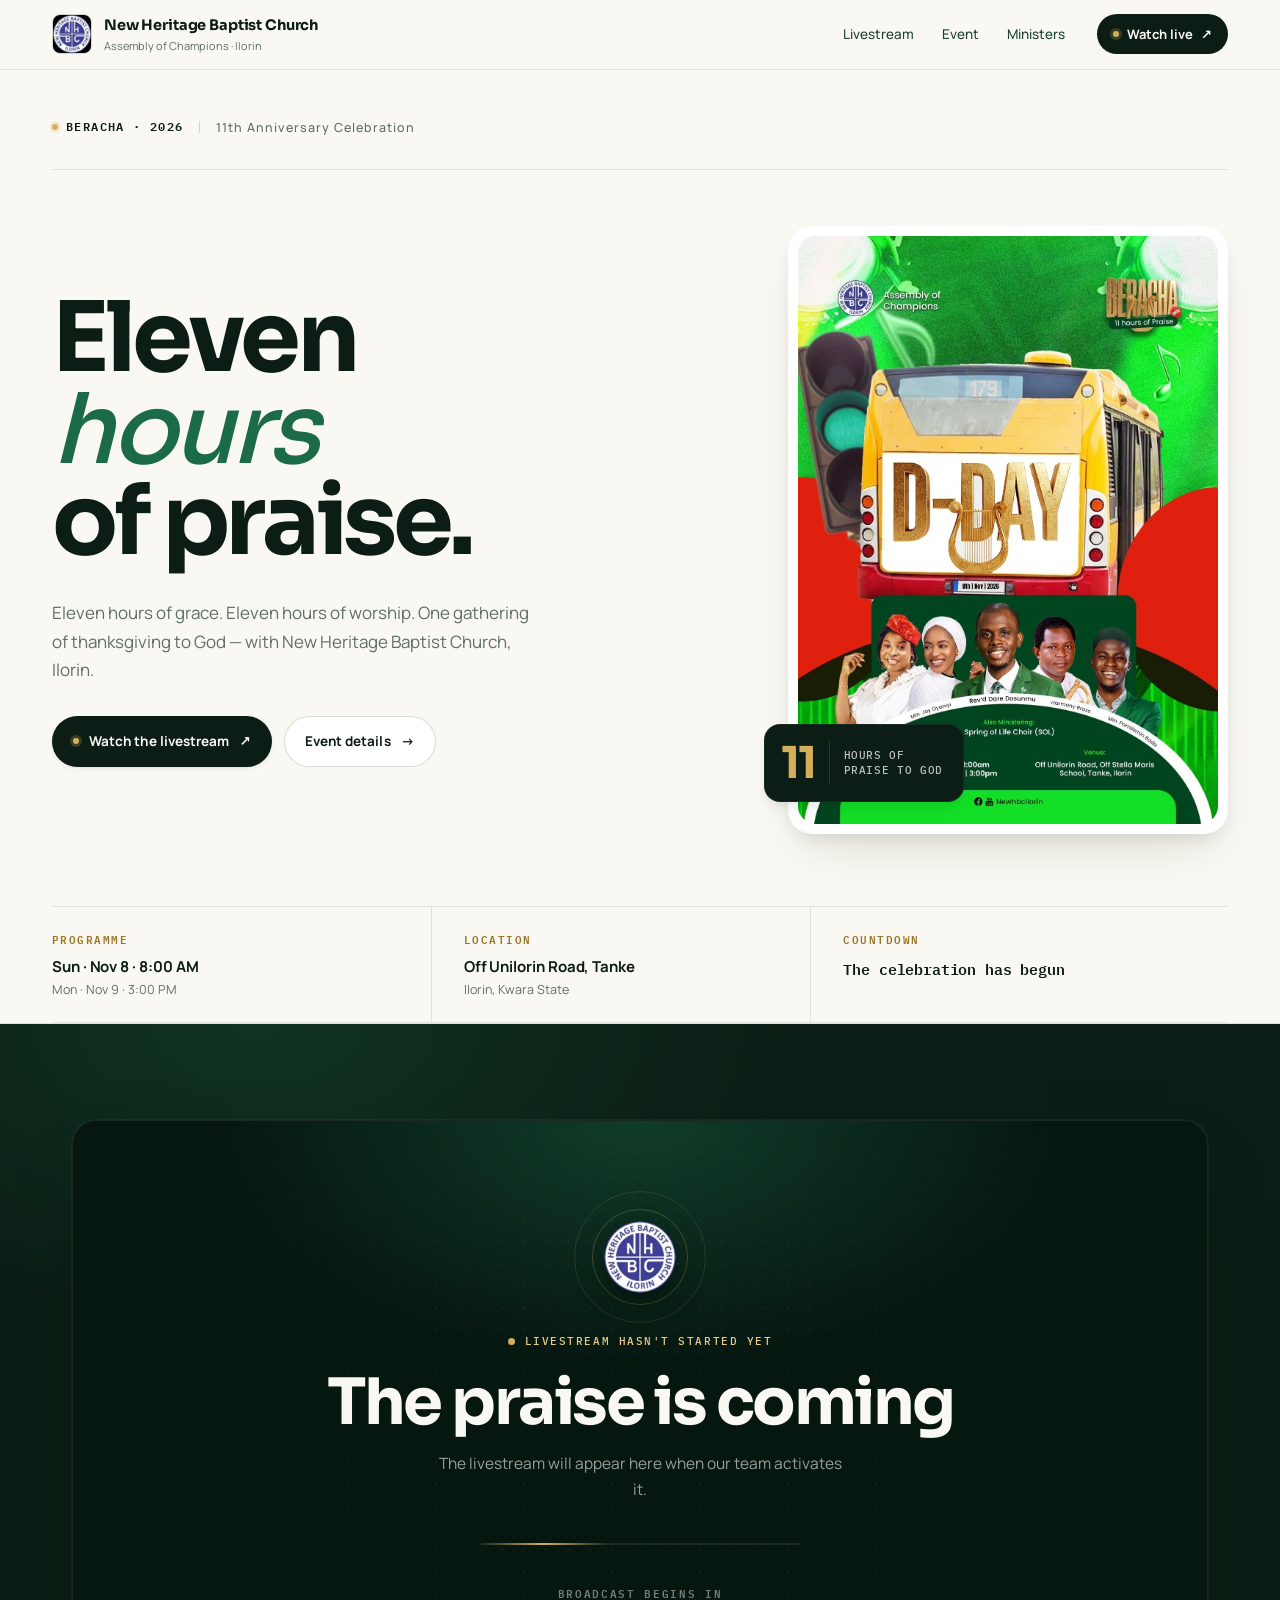
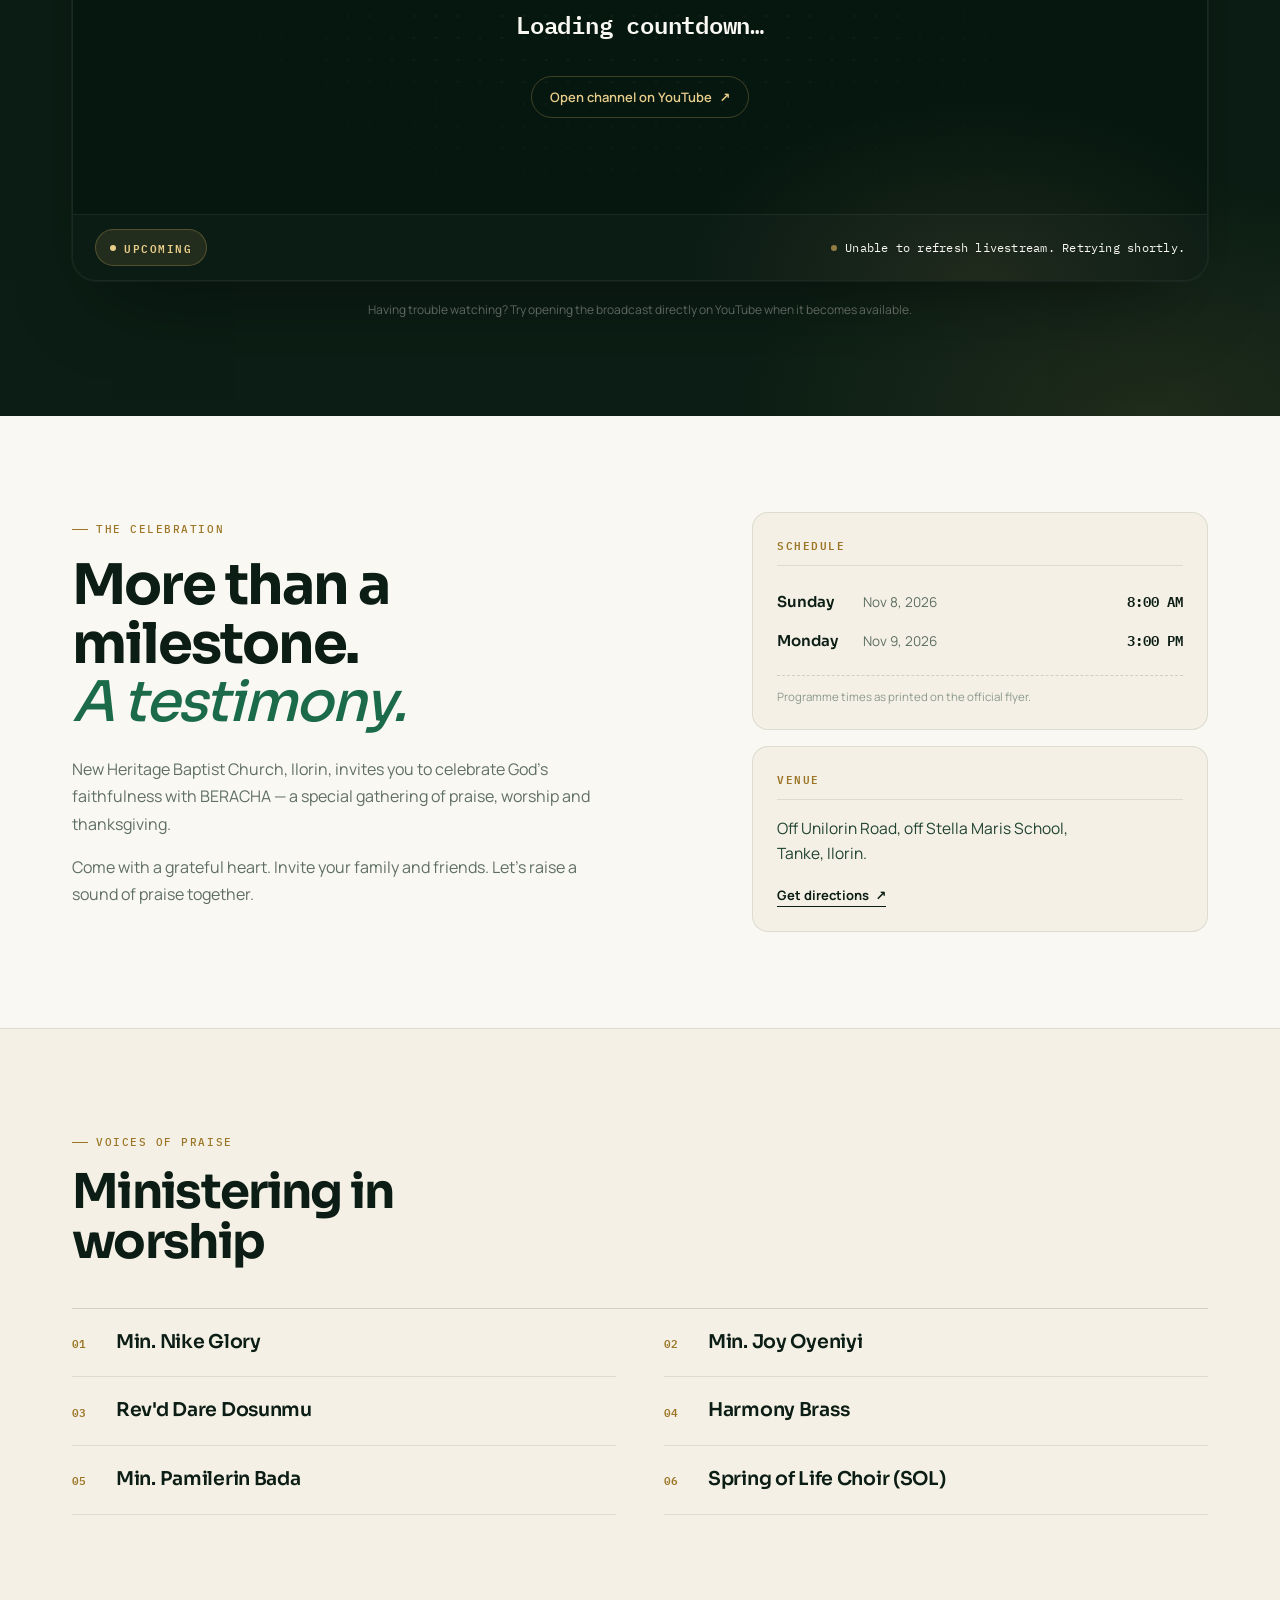
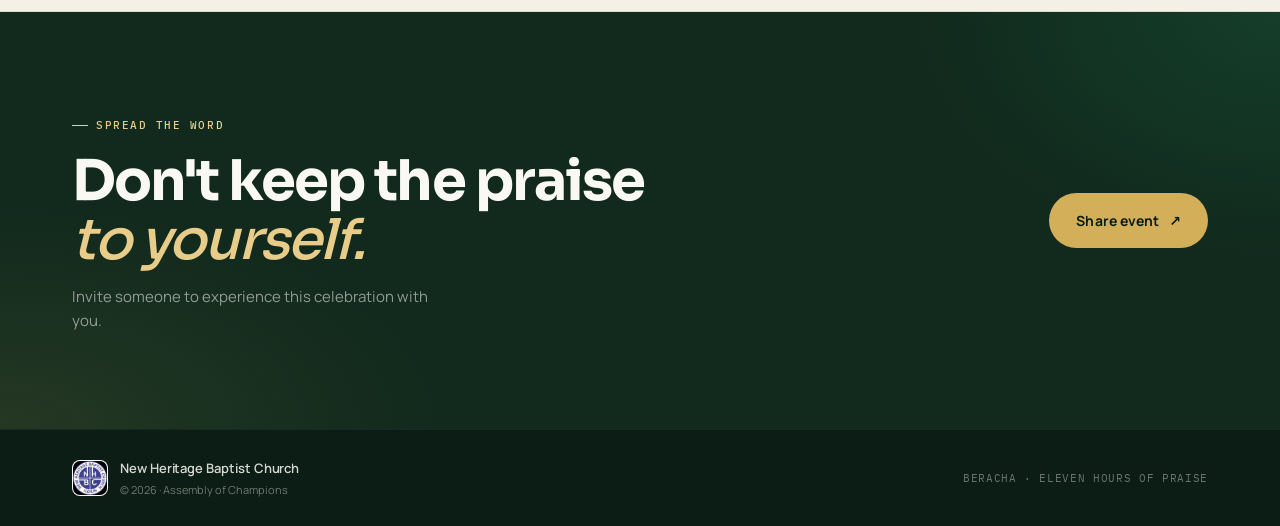
<file: index.html>
<!doctype html>
<html lang="en">
<head>
  <meta charset="utf-8">
  <meta name="viewport" content="width=device-width, initial-scale=1">
  <meta name="theme-color" content="#0b1d14">
  <meta name="description" content="BERACHA 2026: 11 Hours of Praise. Celebrate God's faithfulness with New Heritage Baptist Church, Ilorin. Watch the livestream.">
  <meta property="og:title" content="BERACHA 2026 | 11 Hours of Praise">
  <meta property="og:description" content="Celebrate God's faithfulness. Join New Heritage Baptist Church, Ilorin.">
  <meta property="og:image" content="/assets/event-flyer.jpg">
  <title>BERACHA 2026 — Eleven hours of Praise | New Heritage Baptist Church</title>
  <link rel="icon" href="/assets/church-logo.jpg">
  <link rel="preconnect" href="https://fonts.googleapis.com">
  <link rel="preconnect" href="https://fonts.gstatic.com" crossorigin>
  <link href="https://fonts.googleapis.com/css2?family=Sora:wght@400;500;600;700;800&family=Manrope:wght@400;500;600;700;800&family=IBM+Plex+Mono:wght@400;500;600&display=swap" rel="stylesheet">
  <link rel="stylesheet" href="/css/style.css">
</head>
<body>

<a class="skip-link" href="#watch">Skip to livestream</a>

<!-- ============ HEADER ============ -->
<header class="topbar">
  <div class="topbar-inner">
    <a class="topbar-brand" href="#home" aria-label="New Heritage Baptist Church, Ilorin — home">
      <img src="/assets/church-logo.jpg" alt="New Heritage Baptist Church logo" width="40" height="40">
      <div>
        <strong>New Heritage Baptist Church</strong>
        <small>Assembly of Champions · Ilorin</small>
      </div>
    </a>

    <nav class="topbar-nav" aria-label="Primary">
      <a href="#watch">Livestream</a>
      <a href="#details">Event</a>
      <a href="#ministers">Ministers</a>
    </nav>

    <a class="topbar-cta" href="/watch">
      <span class="dot" aria-hidden="true"></span>
      Watch live
      <span aria-hidden="true">↗</span>
    </a>
  </div>
</header>

<main>

  <!-- ============ HERO ============ -->
  <section id="home" class="hero">
    <div class="hero-inner">

      <div class="hero-top">
        <span class="hero-tag">
          <span class="tag-dot" aria-hidden="true"></span>
          BERACHA · 2026
        </span>
        <span class="hero-tag hero-tag-muted">11th Anniversary Celebration</span>
      </div>

      <div class="hero-main">
        <div class="hero-copy">
          <h1 class="hero-title">
            <span class="hero-title-line">Eleven</span>
            <span class="hero-title-line hero-title-italic">hours</span>
            <span class="hero-title-line">of praise.</span>
          </h1>

          <p class="hero-lede">
            Eleven hours of grace. Eleven hours of worship.
            One gathering of thanksgiving to God — with
            New Heritage Baptist Church, Ilorin.
          </p>

          <div class="hero-actions">
            <a class="btn btn-primary" href="#watch">
              <span class="btn-dot" aria-hidden="true"></span>
              Watch the livestream
              <span aria-hidden="true">↗</span>
            </a>
            <a class="btn btn-secondary" href="#details">
              Event details
              <span aria-hidden="true">→</span>
            </a>
          </div>
        </div>

        <div class="hero-figure">
          <div class="hero-figure-inner">
            <img src="/assets/event-flyer.jpg"
                 alt="BERACHA 2026 anniversary flyer — 11 Hours of Praise, New Heritage Baptist Church, Ilorin"
                 width="640" height="820" loading="eager" fetchpriority="high">
          </div>
          <div class="hero-figure-badge">
            <span class="badge-num">11</span>
            <span class="badge-label">hours of<br>praise to God</span>
          </div>
        </div>
      </div>

      <div class="hero-meta">
        <div class="meta-item">
          <span class="meta-label">Programme</span>
          <span class="meta-value">Sun · Nov 8 · 8:00 AM</span>
          <span class="meta-sub">Mon · Nov 9 · 3:00 PM</span>
        </div>
        <div class="meta-divider" aria-hidden="true"></div>
        <div class="meta-item">
          <span class="meta-label">Location</span>
          <span class="meta-value">Off Unilorin Road, Tanke</span>
          <span class="meta-sub">Ilorin, Kwara State</span>
        </div>
        <div class="meta-divider" aria-hidden="true"></div>
        <div class="meta-item meta-item-countdown">
          <span class="meta-label">Countdown</span>
          <strong id="countdown" class="meta-countdown" aria-live="off">Loading countdown…</strong>
        </div>
      </div>

    </div>
  </section>

  <!-- ============ LIVESTREAM ============ -->
    <!-- ============ LIVESTREAM ============ -->
  <section id="watch" class="watch">
    <div class="watch-inner">

      <!-- Pre-event loading stage (shown when NOT live) -->
      <div class="watch-loader" data-watch-loader>
        <div class="loader-ambient" aria-hidden="true"></div>

        <div class="loader-stage">
          <div class="loader-crest">
            <div class="crest-ring crest-ring-outer" aria-hidden="true"></div>
            <div class="crest-ring crest-ring-inner" aria-hidden="true"></div>
            <img src="/assets/church-logo.jpg"
                 alt="New Heritage Baptist Church logo"
                 width="72" height="72" loading="eager">
          </div>

          <span class="loader-eyebrow">
            <span class="loader-pulse" aria-hidden="true"></span>
            Livestream hasn't started yet
          </span>

          <h2 id="stream-heading" class="loader-title">The praise is coming</h2>
          <p id="stream-description" class="loader-subtitle">
            The livestream will appear here when our team activates it.
          </p>

          <div class="loader-progress" aria-hidden="true">
            <span class="loader-progress-bar"></span>
          </div>

          <div class="loader-countdown-wrap">
            <span class="loader-countdown-label">Broadcast begins in</span>
            <strong id="countdown" class="loader-countdown" aria-live="off">Loading countdown…</strong>
          </div>

          <div class="loader-actions">
            <a id="youtube-link" class="loader-yt-link" href="#" target="_blank" rel="noopener noreferrer" hidden>
              Open channel on YouTube <span aria-hidden="true">↗</span>
            </a>
          </div>
        </div>

        <!-- Hidden live player container — swapped into view when live -->
        <div id="player-container" class="player-container" hidden>
          <div class="player-placeholder">
            <div class="placeholder-crest">
              <img src="/assets/church-logo.jpg" alt="New Heritage Baptist Church logo" width="64" height="64" loading="eager">
            </div>
            <p class="placeholder-title">Waiting for the livestream</p>
            <p class="placeholder-sub">The broadcast will begin automatically when it goes live.</p>
          </div>
        </div>

        <div class="watch-statusbar">
          <span id="live-badge" class="stream-badge upcoming">UPCOMING</span>
          <span id="connection-state" class="conn-state" role="status">Checking livestream status…</span>
        </div>
      </div>

      <p id="announcement" class="watch-announcement" hidden></p>
      <p class="watch-note">Having trouble watching? Try opening the broadcast directly on YouTube when it becomes available.</p>

    </div>
  </section>

  <!-- ============ DETAILS ============ -->
  <section id="details" class="details">
    <div class="details-inner">

      <div class="details-copy">
        <span class="eyebrow">The celebration</span>
        <h2 class="details-title">
          More than a milestone.<br>
          <em>A testimony.</em>
        </h2>

        <p class="details-lede">
          New Heritage Baptist Church, Ilorin, invites you to celebrate God's faithfulness with BERACHA — a special gathering of praise, worship
          and thanksgiving.
        </p>
        <p class="details-lede">
          Come with a grateful heart. Invite your family and friends.
          Let's raise a sound of praise together.
        </p>
      </div>

      <div class="details-cards">
        <div class="details-card">
          <span class="card-label">Schedule</span>
          <div class="schedule-row">
            <span class="schedule-day">Sunday</span>
            <span class="schedule-date">Nov 8, 2026</span>
            <span class="schedule-time">8:00 AM</span>
          </div>
          <div class="schedule-row">
            <span class="schedule-day">Monday</span>
            <span class="schedule-date">Nov 9, 2026</span>
            <span class="schedule-time">3:00 PM</span>
          </div>
          <p class="card-note">Programme times as printed on the official flyer.</p>
        </div>

        <div class="details-card">
          <span class="card-label">Venue</span>
          <p class="venue-text">
            Off Unilorin Road, off Stella Maris School,<br>
            Tanke, Ilorin.
          </p>
          <a class="card-link"
             href="https://www.google.com/maps/search/?api=1&query=Off+Unilorin+Road+Off+Stella+Maris+School+Tanke+Ilorin"
             target="_blank" rel="noopener noreferrer">
            Get directions <span aria-hidden="true">↗</span>
          </a>
        </div>
      </div>

    </div>
  </section>

  <!-- ============ MINISTERS ============ -->
  <section id="ministers" class="ministers">
    <div class="ministers-inner">
      <div class="ministers-head">
        <span class="eyebrow">Voices of praise</span>
        <h2 class="ministers-title">Ministering in worship</h2>
      </div>

      <ul class="ministers-list">
        <li><span class="min-index">01</span><span class="min-name">Min. Nike Glory</span></li>
        <li><span class="min-index">02</span><span class="min-name">Min. Joy Oyeniyi</span></li>
        <li><span class="min-index">03</span><span class="min-name">Rev'd Dare Dosunmu</span></li>
        <li><span class="min-index">04</span><span class="min-name">Harmony Brass</span></li>
        <li><span class="min-index">05</span><span class="min-name">Min. Pamilerin Bada</span></li>
        <li><span class="min-index">06</span><span class="min-name">Spring of Life Choir (SOL)</span></li>
      </ul>
    </div>
  </section>

  <!-- ============ INVITE ============ -->
  <section class="invite">
    <div class="invite-inner">
      <div class="invite-copy">
        <span class="eyebrow eyebrow-light">Spread the word</span>
        <h2 class="invite-title">
          Don't keep the praise<br>
          <em>to yourself.</em>
        </h2>
        <p class="invite-desc">Invite someone to experience this celebration with you.</p>
      </div>
      <button id="share-button" class="btn btn-inverse" type="button">
        Share event <span aria-hidden="true">↗</span>
      </button>
    </div>
  </section>

</main>

<footer class="footer">
  <div class="footer-inner">
    <div class="footer-brand">
      <img src="/assets/church-logo.jpg" alt="New Heritage Baptist Church logo" width="36" height="36" loading="lazy">
      <div>
        <strong>New Heritage Baptist Church</strong>
        <small>© 2026 · Assembly of Champions</small>
      </div>
    </div>
    <span class="footer-tag">BERACHA · Eleven hours of Praise</span>
  </div>
</footer>

<script type="module" src="/js/main.js"></script>
<script type="module">
/* --- Watch section: pre-event loading state --- */
(function watchLoader(){
  const watch = document.getElementById('watch');
  if (!watch) return;

  const badge = document.getElementById('live-badge');
  const loader = watch.querySelector('[data-watch-loader]');
  const player = document.getElementById('player-container');
  if (!badge || !loader || !player) return;

  function sync(){
    const isLive = badge.classList.contains('live');
    watch.classList.toggle('is-live', isLive);
    // Player only visible when live; loader fades out
    player.hidden = !isLive;
  }

  // Watch badge class changes (main.js toggles live/upcoming/ended)
  new MutationObserver(sync).observe(badge, {
    attributes: true,
    attributeFilter: ['class']
  });
  sync();
})();
</script>
</body>
</html>
</file>
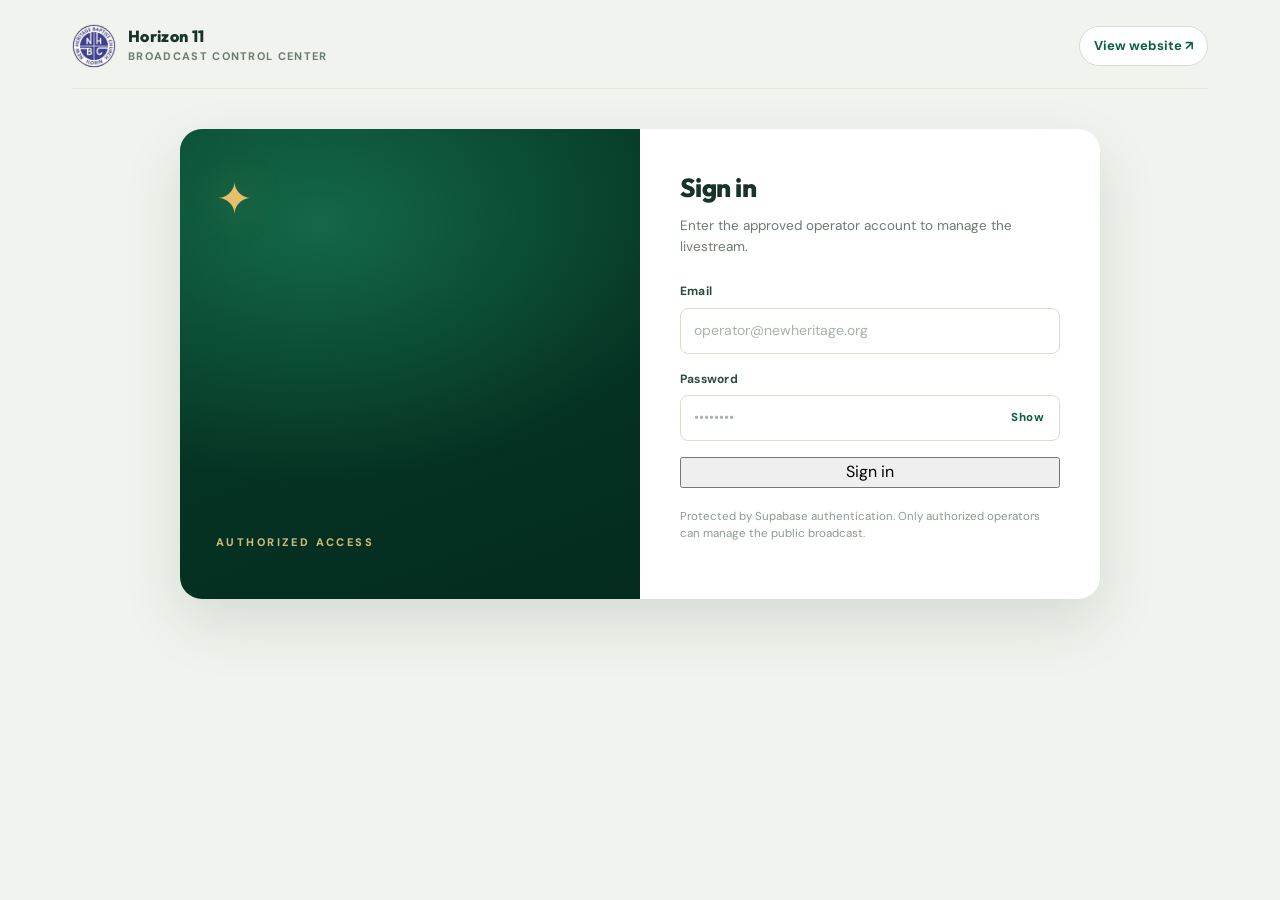
<file: horizon-11/index.html>
<!doctype html>
<html lang="en">
<head>
  <meta charset="utf-8">
  <meta name="viewport" content="width=device-width, initial-scale=1">
  <meta name="robots" content="noindex,nofollow,noarchive">
  <meta name="theme-color" content="#042b1e">
  <title>Horizon 11 · Broadcast control center</title>
  <link rel="icon" href="/assets/church-logo.jpg">
  <link rel="preconnect" href="https://fonts.googleapis.com">
  <link rel="preconnect" href="https://fonts.gstatic.com" crossorigin>
  <link href="https://fonts.googleapis.com/css2?family=DM+Sans:wght@400;500;600;700&family=Outfit:wght@500;600;700;800&display=swap" rel="stylesheet">
  <link rel="stylesheet" href="/css/admin.css">
</head>
<body>
<main class="shell">

  <header class="topbar">
    <div class="topbar-brand">
      <img src="/assets/church-logo.jpg" alt="Church logo" width="44" height="44">
      <div>
        <strong>Horizon 11</strong>
        <small>Broadcast control center</small>
      </div>
    </div>
    <a class="topbar-link" href="/" target="_blank" rel="noopener noreferrer">View website ↗</a>
  </header>

  <!-- Setup required -->
  <section id="setup" class="panel setup-panel" hidden>
    <div class="setup-icon" aria-hidden="true">⚠</div>
    <h2>Setup required</h2>
    <p>Configure Supabase credentials in <code>js/config.js</code> and run <code>database/schema.sql</code> before signing in.</p>
  </section>

  <!-- Login -->
  <section id="login-panel" class="login-panel">
    <div class="login-art" aria-hidden="true">
      <div class="login-mark">✦</div>
      <span>Authorized access</span>
    </div>
    <div class="login-card">
      <h1>Sign in</h1>
      <p>Enter the approved operator account to manage the livestream.</p>
      <form id="login-form" novalidate>
        <label for="email">
          <span>Email</span>
          <input id="email" type="email" autocomplete="username" required
                 inputmode="email" placeholder="operator@newheritage.org">
        </label>
        <label for="password">
          <span>Password</span>
          <div class="password-wrap">
            <input id="password" type="password" autocomplete="current-password"
                   required placeholder="••••••••">
            <button type="button" class="pw-toggle" data-target="password"
                    aria-label="Show password">Show</button>
          </div>
        </label>
        <button type="submit" id="login-submit">Sign in</button>
        <p class="form-hint">Protected by Supabase authentication. Only authorized operators can manage the public broadcast.</p>
      </form>
    </div>
  </section>

  <!-- Dashboard -->
  <section id="dashboard" hidden>

    <div class="page-head">
      <div>
        <h1>Broadcast controls</h1>
        <p>Update the public livestream and channel settings from this page.</p>
      </div>
      <button id="logout" class="btn btn-secondary">Sign out</button>
    </div>

    <div class="dash-layout">

      <!-- Main column -->
      <div class="dash-main">

        <!-- Stream state -->
        <section class="panel">
          <div class="panel-head">
            <h2>Stream state</h2>
            <span class="panel-tag">Public facing</span>
          </div>

          <form id="stream-form">
            <label for="video-input">
              <span>YouTube livestream URL or video ID</span>
              <input id="video-input" type="text"
                     placeholder="https://youtube.com/live/... or 11-character ID"
                     autocomplete="off">
              <small>Accepts a full YouTube URL, a live URL, or an 11-character video ID.</small>
            </label>

            <label for="status-input">
              <span>Broadcast status</span>
              <select id="status-input">
                <option value="upcoming">Upcoming</option>
                <option value="live">Live</option>
                <option value="ended">Ended</option>
              </select>
            </label>

            <label for="announcement-input">
              <span>Public announcement (optional)</span>
              <textarea id="announcement-input" rows="3" maxlength="500"
                        placeholder="e.g. We're experiencing a brief interruption."></textarea>
              <small>Displayed prominently on the public site while non-empty.</small>
            </label>

            <div class="actions">
              <button type="submit" id="save" class="btn btn-primary">Save public state</button>
            </div>
          </form>
        </section>

        <!-- YouTube channel configuration -->
        <section class="panel">
          <div class="panel-head">
            <h2>YouTube channel configuration</h2>
            <span class="panel-tag">Used for auto-detection</span>
          </div>

          <form id="settings-form">
            <div class="field-row">
              <label for="channel-handle">
                <span>YouTube @handle / username</span>
                <input id="channel-handle" type="text" placeholder="@Newhbcilorin" autocomplete="off">
              </label>
              <label for="channel-id">
                <span>YouTube channel ID</span>
                <input id="channel-id" type="text" placeholder="UC..." autocomplete="off">
              </label>
            </div>

            <label for="youtube-key">
              <span>YouTube Data API key</span>
              <input id="youtube-key" type="password" placeholder="Leave blank to keep saved key"
                     autocomplete="new-password">
              <small class="hint" id="key-state">API key not configured</small>
            </label>

            <div class="actions">
              <button type="submit" id="save-settings" class="btn btn-primary">Save channel settings</button>
              <button type="button" id="resolve-channel" class="btn btn-secondary">Get channel ID from handle</button>
            </div>
          </form>
        </section>

        <!-- Check YouTube -->
        <section class="panel">
          <div class="panel-head">
            <h2>Check YouTube</h2>
            <span class="panel-tag">Manual only</span>
          </div>
          <p class="panel-desc">
            Find an active livestream from the configured channel. This only runs when
            you press the button. Review the result and save it yourself — checks never
            publish automatically.
          </p>
          <div class="actions">
            <button id="check-youtube" class="btn btn-secondary">Check channel now</button>
          </div>
          <div id="youtube-result" class="result" hidden></div>
        </section>

      </div>

      <!-- Side column -->
      <aside class="dash-side">
        <section class="panel">
          <div class="panel-head">
            <h2>Current public state</h2>
          </div>

          <div class="state-list">
            <div class="state-line">
              <span>Status</span>
              <strong id="current-status">—</strong>
            </div>
            <div class="state-line">
              <span>Video ID</span>
              <code id="current-id">—</code>
            </div>
            <div class="state-line">
              <span>Last updated</span>
              <span id="current-updated">—</span>
            </div>
          </div>

          <h3 class="preview-heading">Preview</h3>
          <div id="preview" class="preview">No video selected</div>

          <button id="reload" class="btn btn-secondary btn-block">Reload database state</button>
        </section>
      </aside>

    </div>
  </section>

  <p id="feedback" class="feedback" role="status" aria-live="polite"></p>

</main>

<script type="module" src="/js/admin.js"></script>
</body>
</html>
</file>
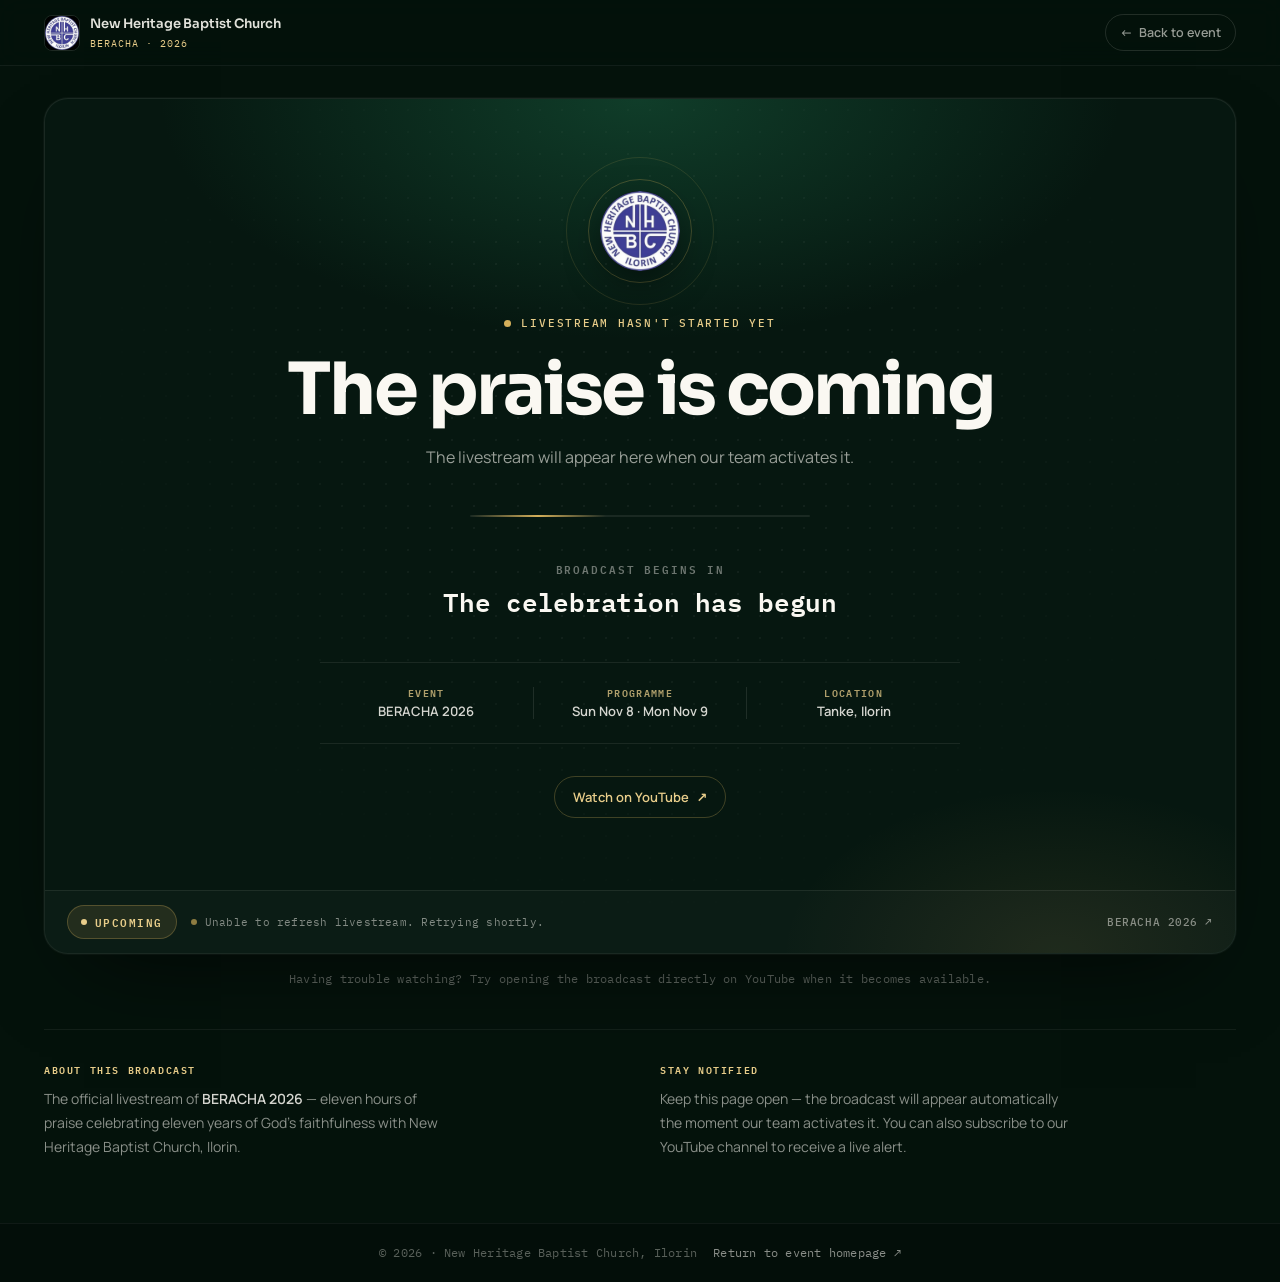
<file: watch/index.html>
<!doctype html>
<html lang="en">
<head>
  <meta charset="utf-8">
  <meta name="viewport" content="width=device-width, initial-scale=1">
  <meta name="theme-color" content="#061710">
  <meta name="description" content="Watch BERACHA 2026 live — 11 Hours of Praise from New Heritage Baptist Church, Ilorin. Livestream of the 11th anniversary celebration.">
  <meta property="og:title" content="Watch BERACHA 2026 Live | 11 Hours of Praise">
  <meta property="og:description" content="The official livestream of New Heritage Baptist Church's 11th anniversary celebration.">
  <meta property="og:image" content="/assets/event-flyer.jpg">
  <meta property="og:type" content="video.other">
  <title>Watch Live · BERACHA 2026 | New Heritage Baptist Church</title>
  <link rel="icon" href="/assets/church-logo.jpg">
  <link rel="preconnect" href="https://fonts.googleapis.com">
  <link rel="preconnect" href="https://fonts.gstatic.com" crossorigin>
  <link href="https://fonts.googleapis.com/css2?family=Sora:wght@400;500;600;700;800&family=Manrope:wght@400;500;600;700;800&family=IBM+Plex+Mono:wght@400;500;600&display=swap" rel="stylesheet">
  <link rel="stylesheet" href="/css/style.css">
  <link rel="stylesheet" href="/css/watch.css">
</head>
<body class="watch-page">

<a class="skip-link" href="#player">Skip to player</a>

<!-- ============ MINIMAL HEADER ============ -->
<header class="watch-header">
  <div class="watch-header-inner">
    <a class="watch-brand" href="/" aria-label="Back to BERACHA 2026 homepage">
      <img src="/assets/church-logo.jpg" alt="New Heritage Baptist Church logo" width="36" height="36">
      <div>
        <strong>New Heritage Baptist Church</strong>
        <small>BERACHA · 2026</small>
      </div>
    </a>

    <a class="watch-back" href="/">
      <span aria-hidden="true">←</span>
      Back to event
    </a>
  </div>
</header>

<!-- ============ MAIN ============ -->
<main id="player" class="watch-main">

  <div class="watch-stage-wrap">

    <!-- Ambient background -->
    <div class="stage-ambient" aria-hidden="true"></div>

    <!-- ============ NOT-LIVE LOADING STATE ============ -->
    <div class="stage-loader" data-stage-loader>
      <div class="loader-crest">
        <div class="crest-ring crest-ring-outer" aria-hidden="true"></div>
        <div class="crest-ring crest-ring-inner" aria-hidden="true"></div>
        <img src="/assets/church-logo.jpg"
             alt="New Heritage Baptist Church logo"
             width="80" height="80" loading="eager" fetchpriority="high">
      </div>

      <span class="loader-eyebrow">
        <span class="loader-pulse" aria-hidden="true"></span>
        Livestream hasn't started yet
      </span>

      <h1 id="stream-heading" class="loader-title">The praise is coming</h1>
      <p id="stream-description" class="loader-subtitle">
        The livestream will appear here when our team activates it.
      </p>

      <div class="loader-progress" aria-hidden="true">
        <span class="loader-progress-bar"></span>
      </div>

      <div class="loader-countdown-wrap">
        <span class="loader-countdown-label">Broadcast begins in</span>
        <strong id="countdown" class="loader-countdown" aria-live="off">Loading countdown…</strong>
      </div>

      <div class="loader-meta">
        <div class="loader-meta-item">
          <span class="loader-meta-label">Event</span>
          <span class="loader-meta-value">BERACHA 2026</span>
        </div>
        <div class="loader-meta-divider" aria-hidden="true"></div>
        <div class="loader-meta-item">
          <span class="loader-meta-label">Programme</span>
          <span class="loader-meta-value">Sun Nov 8 · Mon Nov 9</span>
        </div>
        <div class="loader-meta-divider" aria-hidden="true"></div>
        <div class="loader-meta-item">
          <span class="loader-meta-label">Location</span>
          <span class="loader-meta-value">Tanke, Ilorin</span>
        </div>
      </div>

      <div class="loader-actions">
        <a id="youtube-link" class="loader-yt-link" href="#" target="_blank" rel="noopener noreferrer" hidden>
          Watch on YouTube <span aria-hidden="true">↗</span>
        </a>
      </div>
    </div>

    <!-- ============ LIVE PLAYER ============ -->
    <div id="player-container" class="player-container" hidden>
      <div class="player-placeholder">
        <div class="placeholder-crest">
          <img src="/assets/church-logo.jpg" alt="New Heritage Baptist Church logo" width="64" height="64" loading="eager">
        </div>
        <p class="placeholder-title">Loading the broadcast…</p>
        <p class="placeholder-sub">The stream will begin momentarily.</p>
      </div>
    </div>

    <!-- ============ STATUS BAR (always visible) ============ -->
    <div class="stage-statusbar">
      <div class="statusbar-left">
        <span id="live-badge" class="stream-badge upcoming">UPCOMING</span>
        <span id="connection-state" class="conn-state" role="status">Checking livestream status…</span>
      </div>
      <a class="statusbar-home" href="/">
        BERACHA 2026 <span aria-hidden="true">↗</span>
      </a>
    </div>

  </div>

  <!-- Announcement bar (JS-driven) -->
  <p id="announcement" class="watch-announcement" hidden></p>

  <!-- Small fallback note -->
  <p class="watch-fallback">
    Having trouble watching? Try opening the broadcast directly on YouTube when it becomes available.
  </p>

  <!-- Supporting content — quiet and secondary -->
  <section class="watch-info">
    <div class="watch-info-grid">
      <div>
        <span class="info-eyebrow">About this broadcast</span>
        <p class="info-text">
          The official livestream of <strong>BERACHA 2026</strong> — eleven hours of praise
          celebrating eleven years of God's faithfulness with New Heritage Baptist Church, Ilorin.
        </p>
      </div>
      <div>
        <span class="info-eyebrow">Stay notified</span>
        <p class="info-text">
          Keep this page open — the broadcast will appear automatically the moment
          our team activates it. You can also subscribe to our YouTube channel to receive a live alert.
        </p>
      </div>
    </div>
  </section>

</main>

<footer class="watch-footer">
  <div class="watch-footer-inner">
    <span>© 2026 · New Heritage Baptist Church, Ilorin</span>
    <a href="/">Return to event homepage <span aria-hidden="true">↗</span></a>
  </div>
</footer>

<!-- Existing main.js still drives all Supabase & stream logic -->
<script type="module" src="/js/main.js"></script>

<!-- Dedicated watch-page glue: reacts to badge class changes -->
<script type="module">
(function watchPage(){
  const badge  = document.getElementById('live-badge');
  const player = document.getElementById('player-container');
  const body   = document.body;
  if (!badge || !player) return;

  function sync(){
    const live = badge.classList.contains('live');
    body.classList.toggle('is-live', live);
    // Reveal the player (JS will have already swapped in the iframe)
    player.hidden = !live;
    // Update document title so browser tab reflects state
    const base = 'BERACHA 2026';
    document.title = live
      ? `🔴 Live · ${base} | New Heritage Baptist Church`
      : `Watch Live · ${base} | New Heritage Baptist Church`;
  }

  new MutationObserver(sync).observe(badge, {
    attributes: true,
    attributeFilter: ['class']
  });
  sync();
})();
</script>

</body>
</html>
</file>
<file: css/style.css>
/* ============================================================
   BERACHA 2026 — Refined design system
   ============================================================ */

:root{
  /* inks */
  --ink-950:#0b1d14;
  --ink-900:#112a1d;
  --ink-800:#173527;
  --ink-700:#204332;
  --ink-600:#2d5542;

  /* brand */
  --forest:#0b3d27;
  --emerald:#1c6b48;
  --emerald-2:#28855a;
  --sage:#b9cbbd;

  /* gold */
  --gold:#d4af5a;
  --gold-soft:#e8cd8a;
  --gold-deep:#9c7626;

  /* surfaces */
  --paper:#faf8f2;
  --paper-2:#f4f0e5;
  --cream:#efe8d7;
  --bone:#e6ddc7;
  --white:#ffffff;

  /* ink for text */
  --ink:#122a1e;
  --muted:#5f6f64;
  --muted-2:#8d998f;

  --line:rgba(18,42,30,.10);
  --line-2:rgba(18,42,30,.16);

  --font-display:'Sora',system-ui,sans-serif;
  --font-sans:'Manrope',system-ui,-apple-system,sans-serif;
  --font-mono:'IBM Plex Mono',ui-monospace,Menlo,monospace;

  /* 4px base scale */
  --s1:4px; --s2:8px; --s3:12px; --s4:16px;
  --s5:24px; --s6:32px; --s7:48px; --s8:64px;
  --s9:96px; --s10:128px;

  /* radii */
  --r-sm:8px; --r-md:12px; --r-lg:16px; --r-xl:24px;
  --r-pill:999px;

  /* shadows — soft and layered */
  --shadow-sm:
    0 1px 2px rgba(11,29,20,.04),
    0 2px 6px rgba(11,29,20,.05);
  --shadow-md:
    0 4px 8px -2px rgba(11,29,20,.06),
    0 12px 24px -8px rgba(11,29,20,.08);
  --shadow-lg:
    0 8px 16px -4px rgba(11,29,20,.08),
    0 24px 48px -16px rgba(11,29,20,.14);
}

*{box-sizing:border-box}
html{-webkit-text-size-adjust:100%;scroll-behavior:smooth}
body{
  margin:0;
  font-family:var(--font-sans);
  font-size:16px;
  line-height:1.55;
  color:var(--ink);
  background:var(--paper);
  -webkit-font-smoothing:antialiased;
  -moz-osx-font-smoothing:grayscale;
  text-rendering:optimizeLegibility;
  overflow-x:hidden;
}
img{max-width:100%;display:block;height:auto}
a{color:inherit;text-decoration:none}
button{font:inherit;cursor:pointer}
h1,h2,h3,h4,p{margin:0}
h1,h2,h3{
  font-family:var(--font-display);
  font-weight:700;
  letter-spacing:-.025em;
  line-height:1.05;
  color:var(--ink-950);
}

::selection{background:var(--gold);color:var(--ink-950)}

/* ---- a11y ---- */
.skip-link{position:absolute;left:-9999px;top:0;width:1px;height:1px;overflow:hidden}
.skip-link:focus{
  left:16px;top:16px;width:auto;height:auto;
  padding:10px 16px;background:var(--gold);color:var(--ink-950);
  border-radius:var(--r-sm);font-weight:700;z-index:100;
}
:focus-visible{outline:2px solid var(--gold-deep);outline-offset:3px;border-radius:4px}

/* ---- eyebrow ---- */
.eyebrow{
  display:inline-flex;align-items:center;gap:8px;
  font-family:var(--font-mono);
  font-size:11px;font-weight:500;
  letter-spacing:.14em;text-transform:uppercase;
  color:var(--gold-deep);
}
.eyebrow::before{
  content:"";width:16px;height:1px;background:var(--gold-deep);
}
.eyebrow-light{color:var(--gold-soft)}
.eyebrow-light::before{background:var(--gold-soft)}

/* ============================================================
   HEADER
   ============================================================ */
.topbar{
  position:sticky;top:0;z-index:50;
  background:rgba(250,248,242,.85);
  backdrop-filter:blur(16px);
  -webkit-backdrop-filter:blur(16px);
  border-bottom:1px solid var(--line);
}
.topbar-inner{
  max-width:1240px;margin:0 auto;
  padding:14px 32px;
  display:flex;align-items:center;gap:32px;
}
.topbar-brand{display:flex;align-items:center;gap:12px;flex-shrink:0}
.topbar-brand img{
  width:40px;height:40px;border-radius:var(--r-sm);
  object-fit:cover;border:1px solid var(--line-2);
}
.topbar-brand strong{
  display:block;
  font-family:var(--font-display);
  font-size:14.5px;font-weight:700;
  letter-spacing:-.01em;color:var(--ink-950);
}
.topbar-brand small{
  display:block;
  font-size:11px;color:var(--muted);
  margin-top:1px;
}
.topbar-nav{display:flex;gap:28px;margin-left:auto}
.topbar-nav a{
  font-size:13.5px;font-weight:500;
  color:var(--ink-700);
  transition:color .15s;
}
.topbar-nav a:hover{color:var(--ink-950)}
.topbar-cta{
  display:inline-flex;align-items:center;gap:8px;
  padding:10px 16px;
  font-size:13px;font-weight:700;
  background:var(--ink-950);color:var(--paper);
  border-radius:var(--r-pill);
  transition:background .15s,transform .1s;
}
.topbar-cta:hover{background:var(--ink-800)}
.topbar-cta:active{transform:scale(.98)}
.topbar-cta .dot{
  width:6px;height:6px;border-radius:50%;
  background:var(--gold);
  box-shadow:0 0 0 3px rgba(212,175,90,.22);
}

@media(max-width:900px){
  .topbar-nav{display:none}
  .topbar-cta{margin-left:auto}
}
@media(max-width:640px){
  .topbar-inner{padding:12px 20px;gap:16px}
  .topbar-brand img{width:36px;height:36px}
  .topbar-brand strong{font-size:12.5px}
  .topbar-brand small{font-size:10px}
  .topbar-cta{font-size:12px;padding:9px 14px}
  .topbar-cta span[aria-hidden]{display:none}
}
@media(max-width:400px){
  .topbar-brand small{display:none}
}

/* ============================================================
   HERO
   ============================================================ */
.hero{
  background:var(--paper);
  border-bottom:1px solid var(--line);
  position:relative;
}
.hero-inner{
  max-width:1240px;margin:0 auto;
  padding:48px 32px 0;
}

.hero-top{
  display:flex;align-items:center;gap:16px;
  padding-bottom:32px;
  border-bottom:1px solid var(--line);
  margin-bottom:56px;
}
.hero-tag{
  display:inline-flex;align-items:center;gap:8px;
  font-family:var(--font-mono);
  font-size:11.5px;font-weight:600;
  letter-spacing:.12em;text-transform:uppercase;
  color:var(--ink-950);
}
.tag-dot{
  width:6px;height:6px;border-radius:50%;
  background:var(--gold);
  box-shadow:0 0 0 3px rgba(212,175,90,.18);
}
.hero-tag-muted{
  color:var(--muted);
  font-weight:500;
  letter-spacing:.08em;
  text-transform:none;
  font-family:var(--font-sans);
  font-size:12.5px;
}
.hero-tag-muted::before{
  content:"";width:1px;height:12px;background:var(--line-2);
  margin-right:8px;display:inline-block;
}

.hero-main{
  display:grid;
  grid-template-columns:1.1fr .9fr;
  gap:64px;
  align-items:center;
  margin-bottom:72px;
}

.hero-copy{max-width:600px}

.hero-title{
  font-size:clamp(56px,7.6vw,108px);
  font-weight:700;
  line-height:.94;
  letter-spacing:-.045em;
  color:var(--ink-950);
  margin-bottom:32px;
}
.hero-title-line{display:block}
.hero-title-italic{
  font-style:italic;
  font-weight:500;
  color:var(--emerald);
  letter-spacing:-.04em;
}

.hero-lede{
  font-size:17px;
  line-height:1.65;
  color:var(--muted);
  max-width:48ch;
  margin-bottom:32px;
}

.hero-actions{display:flex;flex-wrap:wrap;gap:12px}

/* ---- buttons ---- */
.btn{
  display:inline-flex;align-items:center;gap:10px;
  padding:14px 20px;
  font-family:var(--font-sans);
  font-size:13.5px;font-weight:700;
  letter-spacing:.005em;
  border-radius:var(--r-pill);
  border:1px solid transparent;
  transition:background .15s,border-color .15s,color .15s,transform .1s,box-shadow .15s;
  white-space:nowrap;
}
.btn:active{transform:scale(.98)}
.btn-primary{
  background:var(--ink-950);
  color:var(--paper);
  box-shadow:var(--shadow-sm);
}
.btn-primary:hover{
  background:var(--ink-800);
  box-shadow:var(--shadow-md);
}
.btn-dot{
  width:6px;height:6px;border-radius:50%;
  background:var(--gold);
  box-shadow:0 0 0 3px rgba(212,175,90,.22);
}
.btn-secondary{
  background:var(--white);
  color:var(--ink-950);
  border-color:var(--line-2);
}
.btn-secondary:hover{border-color:var(--ink-950);background:var(--paper-2)}
.btn-inverse{
  background:var(--gold);
  color:var(--ink-950);
  padding:16px 26px;
  font-size:14px;
}
.btn-inverse:hover{background:var(--gold-soft);box-shadow:var(--shadow-md)}

/* ---- figure ---- */
.hero-figure{
  position:relative;
  max-width:440px;
  margin-left:auto;
}
.hero-figure-inner{
  background:var(--white);
  padding:10px;
  border-radius:var(--r-xl);
  box-shadow:var(--shadow-lg);
  overflow:hidden;
}
.hero-figure-inner img{
  width:100%;
  border-radius:calc(var(--r-xl) - 6px);
  display:block;
}
.hero-figure-badge{
  position:absolute;
  left:-24px;bottom:32px;
  background:var(--ink-950);
  color:var(--paper);
  padding:16px 20px 16px 16px;
  border-radius:var(--r-lg);
  display:flex;align-items:center;gap:14px;
  box-shadow:var(--shadow-md);
  border:1px solid rgba(255,255,255,.06);
}
.badge-num{
  font-family:var(--font-display);
  font-size:44px;
  font-weight:700;
  line-height:1;
  letter-spacing:-.05em;
  color:var(--gold);
  padding-right:14px;
  border-right:1px solid rgba(255,255,255,.14);
}
.badge-label{
  font-family:var(--font-mono);
  font-size:10.5px;
  font-weight:500;
  letter-spacing:.06em;
  line-height:1.4;
  color:rgba(250,248,242,.75);
  text-transform:uppercase;
}

/* ---- meta strip ---- */
.hero-meta{
  display:grid;
  grid-template-columns:1fr 1px 1fr 1px 1.1fr;
  gap:0;
  border-top:1px solid var(--line);
  border-bottom:1px solid var(--line);
}
.meta-item{
  padding:24px 0;
  display:flex;flex-direction:column;gap:4px;
}
.meta-item:not(:first-child):not(:nth-child(3)):not(:nth-child(5)){padding-left:32px}
.meta-item:first-child{padding-right:32px}
.meta-item:nth-child(3){padding:24px 32px}
.meta-item:last-child{padding-left:32px}
.meta-divider{background:var(--line);width:1px}
.meta-label{
  font-family:var(--font-mono);
  font-size:10.5px;font-weight:600;
  letter-spacing:.14em;text-transform:uppercase;
  color:var(--gold-deep);
  margin-bottom:6px;
}
.meta-value{
  font-size:15px;font-weight:700;
  color:var(--ink-950);
  letter-spacing:-.005em;
  line-height:1.3;
}
.meta-sub{
  font-size:12.5px;
  color:var(--muted);
  line-height:1.4;
}
.meta-countdown{
  font-family:var(--font-mono);
  font-size:15px;
  font-weight:600;
  color:var(--ink-950);
  letter-spacing:-.01em;
  line-height:1.4;
  margin-top:2px;
}

/* ---- responsive hero ---- */
@media(max-width:1024px){
  .hero-inner{padding:40px 28px 0}
  .hero-main{grid-template-columns:1fr;gap:48px;margin-bottom:56px}
  .hero-figure{margin:0 auto;max-width:420px}
  .hero-figure-badge{left:16px;bottom:-24px}
  .hero-meta{grid-template-columns:1fr 1px 1fr;row-gap:0}
  .meta-item:nth-child(4){display:none}
  .meta-item:nth-child(5){grid-column:1 / -1;border-top:1px solid var(--line);padding:24px 0 !important}
  .meta-item:nth-child(3){padding:24px 32px !important;border-left:1px solid var(--line)}
}
@media(max-width:720px){
  .hero-inner{padding:32px 20px 0}
  .hero-top{padding-bottom:24px;margin-bottom:40px;flex-wrap:wrap;gap:10px}
  .hero-tag{font-size:10.5px}
  .hero-tag-muted{font-size:11.5px}
  .hero-title{font-size:clamp(48px,11vw,72px);margin-bottom:24px}
  .hero-lede{font-size:15.5px;margin-bottom:24px}
  .hero-actions .btn{flex:1 1 auto;justify-content:center}
  .hero-main{gap:40px;margin-bottom:44px}
  .hero-figure-badge{padding:12px 16px 12px 12px;gap:10px}
  .badge-num{font-size:36px;padding-right:10px}
  .badge-label{font-size:9.5px}
  .hero-meta{grid-template-columns:1fr;padding:0}
  .meta-divider{display:none}
  .meta-item,
  .meta-item:not(:first-child):not(:nth-child(3)):not(:nth-child(5)),
  .meta-item:first-child,
  .meta-item:nth-child(3),
  .meta-item:last-child{
    padding:20px 0 !important;
    border-top:1px solid var(--line);
    border-left:0;
  }
  .meta-item:first-child{border-top:0}
  .meta-item:nth-child(5){border-top:1px solid var(--line)}
}
@media(max-width:400px){
  .hero-inner{padding:24px 16px 0}
  .hero-title{font-size:clamp(42px,10vw,58px)}
}

/* ============================================================
   WATCH / LIVESTREAM
   ============================================================ */
.watch{
  background:var(--ink-950);
  color:var(--paper);
  padding:var(--s9) 0;
  position:relative;
  overflow:hidden;
}
.watch::before{
  content:"";
  position:absolute;inset:0;
  background:
    radial-gradient(ellipse 900px 500px at 20% 0%, rgba(28,107,72,.28), transparent 60%),
    radial-gradient(ellipse 700px 400px at 90% 100%, rgba(212,175,90,.10), transparent 60%);
  pointer-events:none;
}
.watch-inner{
  position:relative;
  max-width:1200px;margin:0 auto;
  padding:0 32px;
}

.watch-head{
  display:flex;justify-content:space-between;align-items:flex-end;
  gap:32px;
  margin-bottom:44px;
  padding-bottom:32px;
  border-bottom:1px solid rgba(250,248,242,.10);
}
.watch-head-copy{max-width:560px}
.watch .eyebrow{color:var(--gold-soft)}
.watch .eyebrow::before{background:var(--gold-soft)}
.watch-title{
  font-size:clamp(36px,4.4vw,52px);
  font-weight:700;
  letter-spacing:-.035em;
  line-height:1.05;
  color:var(--paper);
  margin:18px 0 12px;
}
.watch-desc{
  font-size:15px;
  color:rgba(250,248,242,.6);
  line-height:1.6;
  max-width:46ch;
}

/* badge */
.stream-badge{
  display:inline-flex;align-items:center;gap:8px;
  font-family:var(--font-mono);
  font-size:11px;font-weight:600;
  letter-spacing:.14em;
  padding:9px 14px;
  border-radius:var(--r-pill);
  background:rgba(212,175,90,.12);
  color:var(--gold-soft);
  border:1px solid rgba(212,175,90,.28);
  text-transform:uppercase;
  white-space:nowrap;
}
.stream-badge::before{
  content:"";width:6px;height:6px;border-radius:50%;
  background:currentColor;
}
.stream-badge.live{
  background:rgba(220,38,38,.14);
  color:#ff9999;
  border-color:rgba(255,153,153,.32);
}
.stream-badge.live::before{animation:pulse-dot 1.6s ease-in-out infinite}
.stream-badge.ended{
  background:rgba(250,248,242,.06);
  color:rgba(250,248,242,.5);
  border-color:rgba(250,248,242,.14);
}
@keyframes pulse-dot{
  0%,100%{box-shadow:0 0 0 0 rgba(255,153,153,.5)}
  50%{box-shadow:0 0 0 6px rgba(255,153,153,0)}
}

/* stage */
.watch-stage{
  background:#050e09;
  border-radius:var(--r-xl);
  overflow:hidden;
  box-shadow:
    0 0 0 1px rgba(250,248,242,.08),
    0 40px 80px -40px rgba(0,0,0,.5);
}
.player-container{
  position:relative;
  aspect-ratio:16 / 9;
  background:#0a1f14;
}
.player-container iframe{
  position:absolute;inset:0;
  width:100%;height:100%;border:0;
}
.player-placeholder{
  position:absolute;inset:0;
  display:flex;flex-direction:column;
  align-items:center;justify-content:center;
  gap:16px;
  padding:32px;
  text-align:center;
  background:
    radial-gradient(circle at 50% 40%, rgba(28,107,72,.4), transparent 65%),
    linear-gradient(180deg,#0d2a1c,#061710);
}
.placeholder-crest{
  padding:5px;
  border-radius:50%;
  border:1px solid rgba(212,175,90,.28);
}
.placeholder-crest img{
  border-radius:50%;
  display:block;
  opacity:.92;
}
.placeholder-title{
  font-family:var(--font-display);
  font-size:18px;font-weight:600;
  color:var(--paper);
  letter-spacing:-.01em;
}
.placeholder-sub{
  font-size:13px;
  color:rgba(250,248,242,.5);
  max-width:44ch;
  line-height:1.55;
  margin:0;
}

.watch-footer{
  display:flex;align-items:center;justify-content:space-between;
  gap:16px;flex-wrap:wrap;
  padding:14px 22px;
  background:rgba(255,255,255,.02);
  border-top:1px solid rgba(250,248,242,.06);
  font-size:12px;
  color:rgba(250,248,242,.55);
}
.conn-state{
  display:inline-flex;align-items:center;gap:8px;
  font-family:var(--font-mono);
  font-size:11.5px;
  letter-spacing:.02em;
}
.conn-state::before{
  content:"";width:6px;height:6px;border-radius:50%;
  background:var(--gold);opacity:.65;
}
.watch-yt-link{
  color:var(--gold-soft);
  font-weight:600;
  font-family:var(--font-sans);
  font-size:12.5px;
  transition:color .15s;
}
.watch-yt-link:hover{color:var(--gold);text-decoration:underline;text-underline-offset:3px}

.watch-announcement{
  margin:20px 0 0;
  padding:14px 20px;
  background:rgba(212,175,90,.08);
  border:1px solid rgba(212,175,90,.25);
  border-left:3px solid var(--gold);
  border-radius:var(--r-md);
  color:var(--gold-soft);
  font-size:13.5px;
  line-height:1.55;
}

.watch-note{
  margin-top:20px;
  font-size:12px;
  color:rgba(250,248,242,.4);
  text-align:center;
}

@media(max-width:820px){
  .watch{padding:var(--s8) 0}
  .watch-inner{padding:0 24px}
  .watch-head{flex-direction:column;align-items:flex-start;gap:20px;margin-bottom:32px;padding-bottom:24px}
  .placeholder-title{font-size:16px}
  .placeholder-sub{font-size:12px}
}
@media(max-width:520px){
  .watch{padding:var(--s7) 0}
  .watch-inner{padding:0 20px}
  .watch-footer{padding:12px 16px;font-size:11px}
  .watch-note{font-size:10.5px}
}

/* ============================================================
   DETAILS
   ============================================================ */
.details{
  background:var(--paper);
  padding:var(--s9) 0;
}
.details-inner{
  max-width:1200px;margin:0 auto;
  padding:0 32px;
  display:grid;
  grid-template-columns:1.15fr .85fr;
  gap:64px;
  align-items:start;
}
.details-copy{max-width:560px}
.details-title{
  font-size:clamp(38px,4.6vw,56px);
  font-weight:700;
  letter-spacing:-.035em;
  line-height:1.05;
  color:var(--ink-950);
  margin:18px 0 24px;
}
.details-title em{
  font-style:italic;
  font-weight:500;
  color:var(--emerald);
}
.details-lede{
  font-size:16px;
  line-height:1.7;
  color:var(--muted);
  margin-bottom:16px;
  max-width:54ch;
}

.details-cards{
  display:flex;flex-direction:column;gap:16px;
}
.details-card{
  background:var(--paper-2);
  border:1px solid var(--line);
  border-radius:var(--r-lg);
  padding:24px;
}
.card-label{
  display:block;
  font-family:var(--font-mono);
  font-size:10.5px;font-weight:600;
  letter-spacing:.14em;text-transform:uppercase;
  color:var(--gold-deep);
  margin-bottom:16px;
  padding-bottom:12px;
  border-bottom:1px solid var(--line);
}
.schedule-row{
  display:grid;
  grid-template-columns:auto 1fr auto;
  gap:16px;
  align-items:baseline;
  padding:8px 0;
}
.schedule-day{
  font-family:var(--font-display);
  font-size:15px;font-weight:600;
  color:var(--ink-950);
  min-width:70px;
}
.schedule-date{font-size:13.5px;color:var(--muted)}
.schedule-time{
  font-family:var(--font-mono);
  font-size:13.5px;font-weight:600;
  color:var(--ink-950);
}
.card-note{
  font-size:11.5px;
  color:var(--muted-2);
  margin-top:14px;
  padding-top:12px;
  border-top:1px dashed var(--line-2);
  line-height:1.5;
}
.venue-text{
  font-size:15.5px;
  line-height:1.6;
  color:var(--ink-700);
  margin-bottom:16px;
}
.card-link{
  display:inline-flex;align-items:center;gap:6px;
  font-size:13px;font-weight:700;
  color:var(--ink-950);
  border-bottom:1px solid var(--ink-950);
  padding-bottom:1px;
  transition:color .15s,border-color .15s;
}
.card-link:hover{color:var(--gold-deep);border-color:var(--gold-deep)}

@media(max-width:1024px){
  .details{padding:var(--s8) 0}
  .details-inner{padding:0 28px;gap:48px}
}
@media(max-width:820px){
  .details-inner{grid-template-columns:1fr;padding:0 24px;gap:40px}
  .details-copy{max-width:100%}
}
@media(max-width:520px){
  .details{padding:var(--s7) 0}
  .details-inner{padding:0 20px}
  .details-card{padding:20px}
  .schedule-row{grid-template-columns:1fr auto;gap:4px}
  .schedule-day{min-width:auto;font-size:14px}
  .schedule-date{grid-column:1 / -1;font-size:12.5px}
}

/* ============================================================
   MINISTERS
   ============================================================ */
.ministers{
  background:var(--paper-2);
  padding:var(--s9) 0;
  border-top:1px solid var(--line);
  border-bottom:1px solid var(--line);
}
.ministers-inner{
  max-width:1200px;margin:0 auto;
  padding:0 32px;
}
.ministers-head{
  margin-bottom:40px;
  max-width:520px;
}
.ministers-title{
  font-size:clamp(34px,4vw,48px);
  font-weight:700;
  letter-spacing:-.035em;
  line-height:1.05;
  color:var(--ink-950);
  margin-top:16px;
}
.ministers-list{
  list-style:none;
  margin:0;padding:0;
  border-top:1px solid var(--line-2);
  display:grid;
  grid-template-columns:1fr 1fr;
  column-gap:48px;
}
.ministers-list li{
  display:flex;align-items:center;
  gap:20px;
  padding:22px 0;
  border-bottom:1px solid var(--line);
  transition:color .15s;
}
.min-index{
  font-family:var(--font-mono);
  font-size:11px;
  color:var(--gold-deep);
  font-weight:600;
  letter-spacing:.04em;
  min-width:24px;
}
.min-name{
  font-family:var(--font-display);
  font-size:19px;
  font-weight:600;
  letter-spacing:-.015em;
  color:var(--ink-950);
  line-height:1.25;
}

@media(max-width:1024px){
  .ministers{padding:var(--s8) 0}
  .ministers-inner{padding:0 28px}
  .ministers-list{column-gap:32px}
}
@media(max-width:820px){
  .ministers-inner{padding:0 24px}
  .ministers-list{grid-template-columns:1fr;column-gap:0}
  .ministers-head{margin-bottom:32px}
}
@media(max-width:520px){
  .ministers{padding:var(--s7) 0}
  .ministers-inner{padding:0 20px}
  .ministers-list li{padding:18px 0;gap:14px}
  .min-name{font-size:17px}
}

/* ============================================================
   INVITE
   ============================================================ */
.invite{
  background:var(--ink-900);
  padding:var(--s9) 0;
  position:relative;
  overflow:hidden;
}
.invite::before{
  content:"";
  position:absolute;inset:0;
  background:
    radial-gradient(ellipse 800px 400px at 0% 100%, rgba(212,175,90,.10), transparent 55%),
    radial-gradient(ellipse 600px 400px at 100% 0%, rgba(28,107,72,.30), transparent 60%);
  pointer-events:none;
}
.invite-inner{
  position:relative;
  max-width:1200px;margin:0 auto;
  padding:0 32px;
  display:flex;
  align-items:center;
  justify-content:space-between;
  gap:48px;
  flex-wrap:wrap;
}
.invite-copy{max-width:600px;flex:1 1 380px}
.invite .eyebrow{color:var(--gold-soft)}
.invite .eyebrow::before{background:var(--gold-soft)}
.invite-title{
  font-size:clamp(36px,4.6vw,56px);
  font-weight:700;
  letter-spacing:-.035em;
  line-height:1.05;
  color:var(--paper);
  margin:18px 0 16px;
}
.invite-title em{
  font-style:italic;
  font-weight:500;
  color:var(--gold-soft);
}
.invite-desc{
  font-size:15px;
  color:rgba(250,248,242,.55);
  line-height:1.6;
  max-width:42ch;
}

@media(max-width:820px){
  .invite{padding:var(--s8) 0}
  .invite-inner{padding:0 24px;gap:32px}
  .invite-inner .btn-inverse{width:100%;justify-content:center}
}
@media(max-width:520px){
  .invite{padding:var(--s7) 0}
  .invite-inner{padding:0 20px}
}

/* ============================================================
   FOOTER
   ============================================================ */
.footer{
  background:var(--ink-950);
  padding:28px 0;
  border-top:1px solid rgba(250,248,242,.06);
}
.footer-inner{
  max-width:1200px;margin:0 auto;
  padding:0 32px;
  display:flex;align-items:center;justify-content:space-between;
  gap:24px;flex-wrap:wrap;
}
.footer-brand{display:flex;align-items:center;gap:12px}
.footer-brand img{
  width:36px;height:36px;border-radius:var(--r-sm);
  object-fit:cover;background:#fff;
  border:1px solid rgba(255,255,255,.08);
}
.footer-brand strong{
  display:block;
  font-family:var(--font-sans);
  font-size:13px;font-weight:600;
  color:rgba(250,248,242,.85);
  letter-spacing:-.005em;
}
.footer-brand small{
  display:block;
  font-size:11px;
  color:rgba(250,248,242,.42);
  margin-top:2px;
}
.footer-tag{
  font-family:var(--font-mono);
  font-size:11px;
  letter-spacing:.06em;
  color:rgba(250,248,242,.4);
  text-transform:uppercase;
}

@media(max-width:640px){
  .footer{padding:24px 0}
  .footer-inner{padding:0 20px;flex-direction:column;align-items:flex-start;gap:16px}
}

/* ============================================================
   MOTION
   ============================================================ */
@media(prefers-reduced-motion:reduce){
  html{scroll-behavior:auto}
  *,*::before,*::after{
    animation-duration:.001ms !important;
    animation-iteration-count:1 !important;
    transition-duration:.001ms !important;
  }
}

/* ============================================================
   WATCH — PRE-EVENT LOADING STATE
   ============================================================ */
.watch{position:relative}
.watch .watch-inner{
  display:flex;flex-direction:column;
  min-height:min(720px, 82vh);
  justify-content:center;
}

/* ---- loader wrapper ---- */
.watch-loader{
  position:relative;
  border-radius:var(--r-xl);
  overflow:hidden;
  background:#061710;
  border:1px solid rgba(250,248,242,.08);
  box-shadow:
    0 0 0 1px rgba(250,248,242,.04),
    0 40px 80px -40px rgba(0,0,0,.5);
  transition:opacity .5s ease, transform .5s ease, max-height .5s ease;
  max-height:900px;
}

/* ambient layer */
.loader-ambient{
  position:absolute;inset:0;
  background:
    radial-gradient(ellipse 700px 400px at 50% 0%, rgba(28,107,72,.45), transparent 60%),
    radial-gradient(ellipse 500px 300px at 80% 100%, rgba(212,175,90,.10), transparent 60%);
  pointer-events:none;
}
.loader-ambient::after{
  content:"";position:absolute;inset:0;
  background-image:radial-gradient(rgba(250,248,242,.05) 1px, transparent 1px);
  background-size:22px 22px;
  mask-image:radial-gradient(ellipse at 50% 40%, #000 30%, transparent 75%);
  -webkit-mask-image:radial-gradient(ellipse at 50% 40%, #000 30%, transparent 75%);
}

/* stage */
.loader-stage{
  position:relative;
  display:flex;flex-direction:column;
  align-items:center;text-align:center;
  padding:88px 32px 96px;
  gap:0;
}

/* crest */
.loader-crest{
  position:relative;
  width:96px;height:96px;
  display:grid;place-items:center;
  margin-bottom:28px;
}
.loader-crest img{
  width:72px;height:72px;
  border-radius:50%;
  object-fit:cover;
  background:#fff;
  box-shadow:0 12px 32px -8px rgba(0,0,0,.6);
  position:relative;z-index:2;
}
.crest-ring{
  position:absolute;inset:0;
  border-radius:50%;
  border:1px solid rgba(212,175,90,.28);
  pointer-events:none;
}
.crest-ring-outer{
  inset:-18px;
  border-color:rgba(212,175,90,.15);
  animation:crest-pulse 3.2s ease-in-out infinite;
}
.crest-ring-inner{
  animation:crest-pulse 3.2s ease-in-out infinite .4s;
}
@keyframes crest-pulse{
  0%,100%{transform:scale(1);opacity:.7}
  50%{transform:scale(1.06);opacity:1}
}

/* eyebrow with pulsing dot */
.loader-eyebrow{
  display:inline-flex;align-items:center;gap:10px;
  font-family:var(--font-mono);
  font-size:11px;font-weight:500;
  letter-spacing:.14em;text-transform:uppercase;
  color:var(--gold-soft);
  margin-bottom:20px;
}
.loader-pulse{
  width:7px;height:7px;border-radius:50%;
  background:var(--gold);
  box-shadow:0 0 0 0 rgba(212,175,90,.6);
  animation:dot-pulse 1.8s ease-in-out infinite;
}
@keyframes dot-pulse{
  0%{box-shadow:0 0 0 0 rgba(212,175,90,.6)}
  70%{box-shadow:0 0 0 10px rgba(212,175,90,0)}
  100%{box-shadow:0 0 0 0 rgba(212,175,90,0)}
}

/* title */
.loader-title{
  font-family:var(--font-display);
  font-size:clamp(40px,5vw,64px);
  font-weight:700;
  letter-spacing:-.04em;
  line-height:1.02;
  color:var(--paper);
  margin:0 0 16px;
  max-width:14ch;
}
.loader-subtitle{
  font-size:15.5px;
  line-height:1.65;
  color:rgba(250,248,242,.6);
  max-width:46ch;
  margin:0 0 40px;
}

/* animated progress line */
.loader-progress{
  position:relative;
  width:min(320px, 70vw);
  height:2px;
  background:rgba(250,248,242,.08);
  border-radius:2px;
  overflow:hidden;
  margin-bottom:40px;
}
.loader-progress-bar{
  position:absolute;
  top:0;left:0;
  height:100%;
  width:40%;
  background:linear-gradient(90deg, transparent, var(--gold), transparent);
  animation:progress-slide 2.2s ease-in-out infinite;
}
@keyframes progress-slide{
  0%{transform:translateX(-100%)}
  100%{transform:translateX(350%)}
}

/* countdown block */
.loader-countdown-wrap{
  display:flex;flex-direction:column;align-items:center;gap:8px;
  margin-bottom:36px;
}
.loader-countdown-label{
  font-family:var(--font-mono);
  font-size:10.5px;font-weight:600;
  letter-spacing:.16em;text-transform:uppercase;
  color:rgba(250,248,242,.45);
}
.loader-countdown{
  font-family:var(--font-mono);
  font-size:clamp(18px,2vw,24px);
  font-weight:600;
  color:var(--paper);
  letter-spacing:-.01em;
  line-height:1.3;
}

/* actions */
.loader-actions{min-height:24px;display:flex;justify-content:center}
.loader-yt-link{
  display:inline-flex;align-items:center;gap:8px;
  font-size:13px;font-weight:600;
  color:var(--gold-soft);
  padding:10px 18px;
  border:1px solid rgba(212,175,90,.28);
  border-radius:var(--r-pill);
  transition:background .15s,border-color .15s,color .15s;
}
.loader-yt-link:hover{background:rgba(212,175,90,.10);border-color:var(--gold);color:var(--gold)}

/* status bar at bottom */
.watch-statusbar{
  position:relative;
  display:flex;align-items:center;justify-content:space-between;
  gap:16px;flex-wrap:wrap;
  padding:14px 22px;
  background:rgba(255,255,255,.02);
  border-top:1px solid rgba(250,248,242,.06);
}

/* hide player until live */
#watch .player-container[hidden]{display:none}
#watch .player-container{margin:0;border-radius:0;box-shadow:none}

/* ---- when live: transform loader into player ---- */
#watch.is-live .watch-loader{
  background:#050e09;
}
#watch.is-live .loader-stage{
  opacity:0;
  pointer-events:none;
  max-height:0;
  padding:0;
  overflow:hidden;
  transition:opacity .35s ease, max-height .4s ease, padding .35s ease;
}
#watch.is-live .player-container{
  display:block;
  border-radius:0;
}
#watch.is-live .watch-statusbar{
  border-top:1px solid rgba(250,248,242,.10);
}

/* ---- responsive ---- */
@media(max-width:820px){
  .watch .watch-inner{min-height:0}
  .loader-stage{padding:64px 24px 72px}
  .loader-title{font-size:clamp(32px,7vw,48px);margin-bottom:12px}
  .loader-subtitle{font-size:14.5px;margin-bottom:32px}
  .loader-progress{margin-bottom:32px}
  .loader-countdown-wrap{margin-bottom:28px}
  .loader-crest{width:84px;height:84px;margin-bottom:24px}
  .loader-crest img{width:64px;height:64px}
}
@media(max-width:520px){
  .loader-stage{padding:52px 20px 60px}
  .loader-eyebrow{font-size:10px;letter-spacing:.12em}
  .loader-subtitle{font-size:13.5px}
  .loader-countdown{font-size:16px}
  .loader-countdown-label{font-size:9.5px}
  .watch-statusbar{padding:12px 16px}
}

/* reduced motion */
@media(prefers-reduced-motion:reduce){
  .crest-ring,
  .loader-pulse,
  .loader-progress-bar{animation:none !important}
  .loader-progress-bar{width:100%;background:rgba(212,175,90,.35)}
}
</file>
<file: css/admin.css>
/* =========================================================
   Horizon 11 — Broadcast control center
   ========================================================= */
:root{
  --green-950:#042b1e;
  --green-900:#063d29;
  --green-800:#0a4b32;
  --green-700:#0c6040;
  --green-600:#12764f;
  --gold-400:#e5bf69;
  --gold-300:#f0d28d;
  --gold-500:#c9a24a;
  --bg:#f1f4ee;
  --paper:#ffffff;
  --ink:#17332a;
  --ink-2:#2f4a3d;
  --muted:#6b7c70;
  --muted-2:#8c9a8f;
  --line:#e2e8db;
  --line-2:#d6dfcd;
  --danger:#b3261e;
  --danger-bg:#fdecea;
  --success:#0d6040;
  --success-bg:#e9f5ec;

  --font-sans:'DM Sans',system-ui,-apple-system,Segoe UI,sans-serif;
  --font-display:'Outfit',var(--font-sans);

  --r-sm:8px; --r-md:12px; --r-lg:16px; --r-xl:22px; --r-pill:999px;

  --s-1:4px; --s-2:8px; --s-3:12px; --s-4:16px;
  --s-5:24px; --s-6:32px; --s-7:44px;

  --shadow-sm:0 1px 2px rgba(6,45,30,.05),0 2px 6px rgba(6,45,30,.04);
  --shadow-md:0 8px 24px rgba(6,45,30,.07);
  --shadow-lg:0 24px 60px rgba(6,45,30,.12);
}

*{box-sizing:border-box}
html{-webkit-text-size-adjust:100%}
body{
  margin:0;
  font-family:var(--font-sans);
  color:var(--ink);
  background:var(--bg);
  line-height:1.55;
  -webkit-font-smoothing:antialiased;
}
img{max-width:100%;display:block}
a{color:inherit;text-decoration:none}
button{font:inherit;cursor:pointer}
h1,h2,h3{font-family:var(--font-display);margin:0;letter-spacing:-.02em;line-height:1.15}

:focus-visible{outline:2px solid var(--gold-400);outline-offset:2px;border-radius:4px}

.shell{
  max-width:1180px;
  margin-inline:auto;
  padding:24px 22px 48px;
}
@media(max-width:640px){ .shell{padding:16px 14px 36px} }

/* ---------------- Topbar ---------------- */
.topbar{
  display:flex;align-items:center;justify-content:space-between;
  gap:16px;margin-bottom:28px;padding-bottom:20px;
  border-bottom:1px solid var(--line);
}
.topbar-brand{display:flex;align-items:center;gap:12px}
.topbar-brand img{
  width:44px;height:44px;border-radius:50%;object-fit:cover;
  border:1px solid var(--line-2);background:#fff;
}
.topbar-brand strong{
  display:block;font:800 16px var(--font-display);
  letter-spacing:.02em;color:var(--ink);
}
.topbar-brand small{
  display:block;font-size:11px;color:var(--muted);
  letter-spacing:.12em;text-transform:uppercase;font-weight:700;margin-top:2px;
}
.topbar-link{
  font-size:13px;font-weight:700;color:var(--green-700);
  padding:9px 14px;border-radius:var(--r-pill);
  border:1px solid var(--line-2);background:#fff;
  transition:background .2s,border-color .2s;
}
.topbar-link:hover{background:var(--success-bg);border-color:#b9d9c4}

@media(max-width:520px){
  .topbar-link{font-size:11.5px;padding:8px 10px}
  .topbar-brand strong{font-size:14px}
  .topbar-brand small{font-size:9.5px}
  .topbar-brand img{width:38px;height:38px}
}

/* ---------------- Panels ---------------- */
.panel{
  background:var(--paper);
  border:1px solid var(--line);
  border-radius:var(--r-lg);
  padding:26px;
  box-shadow:var(--shadow-sm);
  margin-bottom:20px;
}
.panel:last-child{margin-bottom:0}
.panel h2{font-size:18px;font-weight:800;margin-bottom:6px}
.panel h3{font-size:15px;font-weight:700}
.panel p{font-size:13px;color:var(--muted);line-height:1.65;margin:0}
.panel-head{
  display:flex;align-items:center;justify-content:space-between;
  gap:12px;margin-bottom:18px;
}
.panel-head h2{margin:0}
.panel-tag{
  font-size:10px;font-weight:800;letter-spacing:.1em;
  text-transform:uppercase;color:var(--muted);
  background:var(--bg);border:1px solid var(--line-2);
  padding:5px 10px;border-radius:var(--r-pill);
}
.panel-desc{margin-bottom:16px !important}

@media(max-width:520px){
  .panel{padding:18px}
  .panel-head{flex-direction:column;align-items:flex-start;gap:8px}
}

/* ---------------- Setup panel ---------------- */
.setup-panel{max-width:520px;margin:40px auto;text-align:center}
.setup-icon{
  display:inline-grid;place-items:center;
  width:52px;height:52px;border-radius:50%;
  background:var(--danger-bg);color:var(--danger);
  font-size:24px;margin-bottom:14px;
}
.setup-panel code{
  background:var(--bg);padding:2px 6px;border-radius:4px;
  font-size:12px;border:1px solid var(--line-2);
}

/* ---------------- Login ---------------- */
.login-panel{
  display:grid;grid-template-columns:1fr 1fr;
  max-width:920px;margin:40px auto;
  border-radius:var(--r-xl);overflow:hidden;
  box-shadow:var(--shadow-lg);
  background:var(--paper);
}
.login-art{
  position:relative;
  background:
    radial-gradient(600px 400px at 30% 20%, rgba(31,143,98,.55), transparent 65%),
    linear-gradient(160deg,var(--green-900),var(--green-950));
  padding:48px 36px;
  display:flex;flex-direction:column;justify-content:space-between;
  color:#fff;
}
.login-mark{
  font-size:44px;color:var(--gold-400);line-height:1;
  text-shadow:0 0 40px rgba(229,191,105,.4);
}
.login-art span{
  font-size:11px;font-weight:800;letter-spacing:.22em;
  text-transform:uppercase;color:rgba(240,210,141,.85);
}
.login-card{padding:44px 40px}
.login-card h1{font-size:26px;font-weight:800;margin-bottom:6px}
.login-card > p{font-size:13.5px;color:var(--muted);margin-bottom:24px}

@media(max-width:820px){
  .login-panel{grid-template-columns:1fr;max-width:440px;margin:20px auto}
  .login-art{padding:26px 24px;min-height:130px}
  .login-mark{font-size:32px}
  .login-card{padding:28px 24px 32px}
  .login-card h1{font-size:23px}
}

/* ---------------- Forms ---------------- */
form{display:flex;flex-direction:column;gap:16px}
label{display:flex;flex-direction:column;gap:7px}
label > span{
  font-size:12px;font-weight:700;color:var(--ink-2);
  letter-spacing:.02em;
}
label small{
  font-size:11.5px;color:var(--muted-2);line-height:1.5;
}
input,textarea,select{
  font:inherit;font-size:14px;
  width:100%;
  border:1px solid var(--line-2);
  border-radius:var(--r-sm);
  padding:11px 13px;
  background:#fff;
  color:var(--ink);
  transition:border-color .15s,box-shadow .15s;
}
input::placeholder,textarea::placeholder{color:#a8b4aa}
input:focus,textarea:focus,select:focus{
  outline:none;
  border-color:var(--green-600);
  box-shadow:0 0 0 3px rgba(18,118,79,.14);
}
textarea{resize:vertical;min-height:76px}
select{appearance:none;
  background-image:url("data:image/svg+xml,%3Csvg xmlns='http://www.w3.org/2000/svg' width='12' height='8' viewBox='0 0 12 8'%3E%3Cpath fill='%236b7c70' d='M6 8L0 0h12z'/%3E%3C/svg%3E");
  background-repeat:no-repeat;background-position:right 14px center;
  padding-right:34px;
}
.field-row{display:grid;grid-template-columns:1fr 1fr;gap:14px}
@media(max-width:640px){ .field-row{grid-template-columns:1fr} }

.form-hint{font-size:11.5px;color:var(--muted-2);margin-top:4px}

.password-wrap{position:relative}
.password-wrap input{padding-right:66px}
.pw-toggle{
  position:absolute;right:6px;top:50%;transform:translateY(-50%);
  border:0;background:transparent;color:var(--green-700);
  font-size:11.5px;font-weight:800;letter-spacing:.04em;
  padding:6px 10px;border-radius:6px;
  cursor:pointer;
}
.pw-toggle:hover{background:var(--success-bg)}

.hint{font-size:11.5px !important;color:var(--muted-2) !important}

/* ---------------- Buttons ---------------- */
.btn{
  border:1px solid transparent;
  border-radius:var(--r-sm);
  padding:11px 18px;
  font-size:13.5px;font-weight:700;
  transition:background .15s,border-color .15s,color .15s,opacity .15s,transform .1s;
  display:inline-flex;align-items:center;justify-content:center;gap:8px;
}
.btn:hover{transform:translateY(-1px)}
.btn:active{transform:translateY(0)}
.btn:disabled{opacity:.55;cursor:not-allowed;transform:none}
.btn-primary{background:var(--green-900);color:#fff}
.btn-primary:hover{background:var(--green-800)}
.btn-secondary{
  background:#eef4ee;color:var(--green-800);
  border-color:var(--line-2);
}
.btn-secondary:hover{background:#e3eee5}
.btn-danger{background:var(--danger);color:#fff}
.btn-danger:hover{filter:brightness(1.05)}
.btn-block{width:100%}

.actions{
  display:flex;flex-wrap:wrap;gap:10px;margin-top:6px;
}
@media(max-width:520px){
  .actions{flex-direction:column}
  .actions .btn{width:100%}
}

/* ---------------- Dashboard layout ---------------- */
.page-head{
  display:flex;align-items:flex-end;justify-content:space-between;
  gap:16px;margin-bottom:26px;
}
.page-head h1{font-size:28px;font-weight:800;letter-spacing:-.02em}
.page-head p{font-size:13.5px;color:var(--muted);margin-top:4px}

.dash-layout{
  display:grid;grid-template-columns:1.35fr 1fr;gap:20px;
  align-items:start;
}
.dash-main{display:flex;flex-direction:column;gap:20px}
.dash-side{position:sticky;top:20px}

@media(max-width:900px){
  .dash-layout{grid-template-columns:1fr}
  .dash-side{position:static}
}
@media(max-width:520px){
  .page-head{flex-direction:column;align-items:flex-start}
  .page-head .btn{width:100%}
}

/* ---------------- State list ---------------- */
.state-list{display:flex;flex-direction:column}
.state-line{
  display:flex;justify-content:space-between;align-items:baseline;
  gap:12px;padding:12px 0;
  border-bottom:1px solid var(--line);
  font-size:13px;
}
.state-line:last-child{border-bottom:0}
.state-line > span:first-child{
  color:var(--muted);font-weight:600;flex-shrink:0;
}
.state-line strong{
  font-weight:800;color:var(--ink);
  text-transform:capitalize;
}
.state-line code{
  background:var(--bg);border:1px solid var(--line-2);
  padding:3px 8px;border-radius:5px;
  font-size:12px;color:var(--ink);
  overflow-wrap:anywhere;max-width:100%;
  font-family:'SF Mono',ui-monospace,Menlo,Consolas,monospace;
}

/* ---------------- Preview ---------------- */
.preview-heading{
  margin-top:18px;margin-bottom:10px;
  font-size:12px;font-weight:800;letter-spacing:.1em;
  text-transform:uppercase;color:var(--muted);
}
.preview{
  aspect-ratio:16 / 9;
  background:linear-gradient(160deg,#e8ede7,#dde5da);
  border-radius:var(--r-md);
  display:grid;place-items:center;
  color:var(--muted);font-size:13px;font-weight:600;
  margin-bottom:14px;overflow:hidden;
  border:1px solid var(--line-2);
}
.preview iframe{width:100%;height:100%;border:0}

/* ---------------- Result box ---------------- */
.result{
  margin-top:14px;
  padding:14px 16px;
  background:var(--success-bg);
  border:1px solid #c6e2ce;
  border-radius:var(--r-sm);
  font-size:13px;
  overflow-wrap:anywhere;
  color:var(--ink-2);
  line-height:1.6;
}
.result.error{
  background:var(--danger-bg);
  border-color:#f3cdc9;
  color:var(--danger);
}

/* ---------------- Feedback ---------------- */
.feedback{
  min-height:20px;
  margin-top:20px;
  font-size:13px;
  font-weight:600;
  color:var(--success);
  padding:0 2px;
  transition:opacity .2s;
}
.feedback.error{color:var(--danger)}

/* ---------------- Misc ---------------- */
[hidden]{display:none !important}

@media(prefers-reduced-motion:reduce){
  *{transition-duration:.001ms !important;animation-duration:.001ms !important}
}
</file>
<file: css/watch.css>
/* ============================================================
   BERACHA 2026 — Dedicated livestream page
   ============================================================ */

.watch-page{
  background:#04120b;
  color:var(--paper);
  min-height:100vh;
  display:flex;flex-direction:column;
}

/* ============================================================
   MINIMAL HEADER
   ============================================================ */
.watch-header{
  position:relative;z-index:20;
  background:rgba(4,18,11,.7);
  backdrop-filter:blur(12px);
  -webkit-backdrop-filter:blur(12px);
  border-bottom:1px solid rgba(250,248,242,.06);
}
.watch-header-inner{
  max-width:1240px;margin:0 auto;
  padding:14px 24px;
  display:flex;align-items:center;justify-content:space-between;
  gap:20px;
}
.watch-brand{display:flex;align-items:center;gap:10px}
.watch-brand img{
  width:36px;height:36px;
  border-radius:8px;object-fit:cover;
  border:1px solid rgba(255,255,255,.1);
}
.watch-brand strong{
  display:block;
  font-family:var(--font-display);
  font-size:13px;font-weight:600;
  letter-spacing:-.01em;
  color:rgba(250,248,242,.9);
}
.watch-brand small{
  display:block;
  font-family:var(--font-mono);
  font-size:10px;
  letter-spacing:.1em;text-transform:uppercase;
  color:var(--gold-soft);
  margin-top:1px;
}
.watch-back{
  display:inline-flex;align-items:center;gap:6px;
  font-size:12.5px;font-weight:600;
  color:rgba(250,248,242,.6);
  padding:8px 14px;
  border:1px solid rgba(250,248,242,.12);
  border-radius:var(--r-pill);
  transition:color .15s,border-color .15s,background .15s;
}
.watch-back:hover{
  color:var(--paper);
  border-color:rgba(250,248,242,.3);
  background:rgba(255,255,255,.04);
}

@media(max-width:520px){
  .watch-header-inner{padding:12px 16px;gap:12px}
  .watch-brand img{width:32px;height:32px}
  .watch-brand strong{font-size:12px}
  .watch-brand small{font-size:9px}
  .watch-back{font-size:11px;padding:7px 11px}
}

/* ============================================================
   MAIN / STAGE
   ============================================================ */
.watch-main{
  flex:1;
  padding:32px 24px 64px;
  max-width:1240px;margin:0 auto;width:100%;
  display:flex;flex-direction:column;
}

.watch-stage-wrap{
  position:relative;
  border-radius:var(--r-xl);
  overflow:hidden;
  background:#061710;
  border:1px solid rgba(250,248,242,.08);
  box-shadow:
    0 0 0 1px rgba(250,248,242,.03),
    0 40px 90px -40px rgba(0,0,0,.7);
}

.stage-ambient{
  position:absolute;inset:0;
  pointer-events:none;
  background:
    radial-gradient(ellipse 800px 400px at 50% 0%, rgba(28,107,72,.45), transparent 60%),
    radial-gradient(ellipse 500px 300px at 85% 100%, rgba(212,175,90,.10), transparent 55%);
}
.stage-ambient::after{
  content:"";position:absolute;inset:0;
  background-image:radial-gradient(rgba(250,248,242,.05) 1px, transparent 1px);
  background-size:22px 22px;
  mask-image:radial-gradient(ellipse at 50% 40%, #000 25%, transparent 70%);
  -webkit-mask-image:radial-gradient(ellipse at 50% 40%, #000 25%, transparent 70%);
}

/* ============================================================
   NOT-LIVE LOADER
   ============================================================ */
.stage-loader{
  position:relative;
  display:flex;flex-direction:column;
  align-items:center;text-align:center;
  padding:80px 32px 72px;
  gap:0;
  transition:opacity .4s ease, max-height .5s ease, padding .4s ease;
  max-height:900px;
  overflow:hidden;
}

.loader-crest{
  position:relative;
  width:104px;height:104px;
  display:grid;place-items:center;
  margin-bottom:32px;
}
.loader-crest img{
  width:80px;height:80px;
  border-radius:50%;object-fit:cover;
  background:#fff;
  box-shadow:0 12px 40px -8px rgba(0,0,0,.7);
  position:relative;z-index:2;
}
.crest-ring{
  position:absolute;inset:0;
  border-radius:50%;
  border:1px solid rgba(212,175,90,.28);
  pointer-events:none;
}
.crest-ring-outer{
  inset:-22px;
  border-color:rgba(212,175,90,.14);
  animation:crest-pulse 3.2s ease-in-out infinite;
}
.crest-ring-inner{
  animation:crest-pulse 3.2s ease-in-out infinite .5s;
}
@keyframes crest-pulse{
  0%,100%{transform:scale(1);opacity:.7}
  50%{transform:scale(1.06);opacity:1}
}

.loader-eyebrow{
  display:inline-flex;align-items:center;gap:10px;
  font-family:var(--font-mono);
  font-size:11px;font-weight:500;
  letter-spacing:.16em;text-transform:uppercase;
  color:var(--gold-soft);
  margin-bottom:22px;
}
.loader-pulse{
  width:7px;height:7px;border-radius:50%;
  background:var(--gold);
  box-shadow:0 0 0 0 rgba(212,175,90,.6);
  animation:dot-pulse 1.8s ease-in-out infinite;
}
@keyframes dot-pulse{
  0%{box-shadow:0 0 0 0 rgba(212,175,90,.6)}
  70%{box-shadow:0 0 0 10px rgba(212,175,90,0)}
  100%{box-shadow:0 0 0 0 rgba(212,175,90,0)}
}

.loader-title{
  font-family:var(--font-display);
  font-size:clamp(44px,6vw,72px);
  font-weight:700;
  letter-spacing:-.04em;
  line-height:1;
  color:var(--paper);
  margin:0 0 18px;
  max-width:14ch;
}
.loader-subtitle{
  font-size:16px;
  line-height:1.65;
  color:rgba(250,248,242,.6);
  max-width:44ch;
  margin:0 0 44px;
}

.loader-progress{
  position:relative;
  width:min(340px, 72vw);
  height:2px;
  background:rgba(250,248,242,.08);
  border-radius:2px;
  overflow:hidden;
  margin-bottom:44px;
}
.loader-progress-bar{
  position:absolute;top:0;left:0;
  height:100%;width:40%;
  background:linear-gradient(90deg, transparent, var(--gold), transparent);
  animation:progress-slide 2.4s ease-in-out infinite;
}
@keyframes progress-slide{
  0%{transform:translateX(-100%)}
  100%{transform:translateX(350%)}
}

.loader-countdown-wrap{
  display:flex;flex-direction:column;align-items:center;gap:8px;
  margin-bottom:44px;
}
.loader-countdown-label{
  font-family:var(--font-mono);
  font-size:10.5px;font-weight:600;
  letter-spacing:.18em;text-transform:uppercase;
  color:rgba(250,248,242,.42);
}
.loader-countdown{
  font-family:var(--font-mono);
  font-size:clamp(20px,2.4vw,26px);
  font-weight:600;
  color:var(--paper);
  letter-spacing:-.01em;
  line-height:1.25;
}

.loader-meta{
  display:flex;align-items:center;justify-content:center;
  flex-wrap:wrap;
  gap:0;
  padding:22px 0;
  border-top:1px solid rgba(250,248,242,.08);
  border-bottom:1px solid rgba(250,248,242,.08);
  width:100%;max-width:640px;
  margin-bottom:32px;
}
.loader-meta-item{
  flex:1 1 0;
  min-width:120px;
  display:flex;flex-direction:column;gap:4px;
  padding:0 16px;
  text-align:center;
}
.loader-meta-divider{
  width:1px;height:32px;
  background:rgba(250,248,242,.1);
  flex-shrink:0;
}
.loader-meta-label{
  font-family:var(--font-mono);
  font-size:9.5px;font-weight:600;
  letter-spacing:.14em;text-transform:uppercase;
  color:var(--gold-soft);opacity:.75;
}
.loader-meta-value{
  font-family:var(--font-sans);
  font-size:13px;font-weight:600;
  color:rgba(250,248,242,.85);
  line-height:1.35;
}

.loader-actions{min-height:24px;display:flex;justify-content:center}
.loader-yt-link{
  display:inline-flex;align-items:center;gap:8px;
  font-size:13px;font-weight:600;
  color:var(--gold-soft);
  padding:10px 18px;
  border:1px solid rgba(212,175,90,.28);
  border-radius:var(--r-pill);
  transition:background .15s,border-color .15s,color .15s;
}
.loader-yt-link:hover{
  background:rgba(212,175,90,.10);
  border-color:var(--gold);
  color:var(--gold);
}

/* ============================================================
   PLAYER CONTAINER
   ============================================================ */
.watch-page .player-container{
  position:relative;
  aspect-ratio:16 / 9;
  background:#050e09;
  width:100%;
}
.watch-page .player-container iframe{
  position:absolute;inset:0;
  width:100%;height:100%;border:0;
}
.watch-page .player-placeholder{
  position:absolute;inset:0;
  display:flex;flex-direction:column;
  align-items:center;justify-content:center;
  gap:16px;padding:32px;text-align:center;
  background:
    radial-gradient(circle at 50% 40%, rgba(28,107,72,.4), transparent 65%),
    linear-gradient(180deg,#0d2a1c,#061710);
}
.watch-page .placeholder-crest{
  padding:5px;border-radius:50%;
  border:1px solid rgba(212,175,90,.28);
}
.watch-page .placeholder-crest img{border-radius:50%;opacity:.92}
.watch-page .placeholder-title{
  font-family:var(--font-display);
  font-size:18px;font-weight:600;
  color:var(--paper);letter-spacing:-.01em;
}
.watch-page .placeholder-sub{
  font-size:13px;
  color:rgba(250,248,242,.5);
  max-width:44ch;line-height:1.55;
}

/* ============================================================
   STATUS BAR
   ============================================================ */
.stage-statusbar{
  position:relative;
  display:flex;align-items:center;justify-content:space-between;
  gap:16px;flex-wrap:wrap;
  padding:14px 22px;
  background:rgba(255,255,255,.02);
  border-top:1px solid rgba(250,248,242,.08);
}
.statusbar-left{
  display:flex;align-items:center;gap:14px;flex-wrap:wrap;
}
.statusbar-home{
  font-family:var(--font-mono);
  font-size:11px;font-weight:500;
  letter-spacing:.05em;
  color:rgba(250,248,242,.5);
  transition:color .15s;
}
.statusbar-home:hover{color:var(--gold-soft)}

/* badge + connection state already styled in style.css, but ensure clarity here */
.watch-page .stream-badge{
  display:inline-flex;align-items:center;gap:8px;
  font-family:var(--font-mono);
  font-size:10.5px;font-weight:600;
  letter-spacing:.14em;
  padding:8px 13px;
  border-radius:var(--r-pill);
  background:rgba(212,175,90,.12);
  color:var(--gold-soft);
  border:1px solid rgba(212,175,90,.28);
  text-transform:uppercase;
}
.watch-page .stream-badge::before{
  content:"";width:6px;height:6px;border-radius:50%;
  background:currentColor;
}
.watch-page .stream-badge.live{
  background:rgba(220,38,38,.14);
  color:#ff9999;
  border-color:rgba(255,153,153,.32);
}
.watch-page .stream-badge.live::before{
  animation:pulse-dot 1.6s ease-in-out infinite;
}
.watch-page .stream-badge.ended{
  background:rgba(250,248,242,.06);
  color:rgba(250,248,242,.5);
  border-color:rgba(250,248,242,.14);
}
@keyframes pulse-dot{
  0%,100%{box-shadow:0 0 0 0 rgba(255,153,153,.5)}
  50%{box-shadow:0 0 0 6px rgba(255,153,153,0)}
}
.watch-page .conn-state{
  display:inline-flex;align-items:center;gap:8px;
  font-family:var(--font-mono);
  font-size:11px;
  color:rgba(250,248,242,.5);
  letter-spacing:.02em;
}
.watch-page .conn-state::before{
  content:"";width:6px;height:6px;border-radius:50%;
  background:var(--gold);opacity:.65;
}

/* ============================================================
   ANNOUNCEMENT + FALLBACK
   ============================================================ */
.watch-page .watch-announcement{
  margin:20px 0 0;
  padding:14px 20px;
  background:rgba(212,175,90,.08);
  border:1px solid rgba(212,175,90,.25);
  border-left:3px solid var(--gold);
  border-radius:var(--r-md);
  color:var(--gold-soft);
  font-size:13.5px;
  line-height:1.55;
}
.watch-fallback{
  margin:16px 0 0;
  text-align:center;
  font-size:12px;
  color:rgba(250,248,242,.38);
  font-family:var(--font-mono);
  letter-spacing:.02em;
}

/* ============================================================
   LIVE STATE TRANSITIONS
   ============================================================ */
body.is-live .stage-loader{
  opacity:0;
  max-height:0;
  padding-top:0;
  padding-bottom:0;
  pointer-events:none;
}
body.is-live .player-container{
  display:block;
}

/* ============================================================
   SUPPORTING INFO
   ============================================================ */
.watch-info{
  margin-top:40px;
  padding-top:32px;
  border-top:1px solid rgba(250,248,242,.06);
}
.watch-info-grid{
  display:grid;
  grid-template-columns:1fr 1fr;
  gap:40px;
}
.info-eyebrow{
  display:block;
  font-family:var(--font-mono);
  font-size:10px;font-weight:600;
  letter-spacing:.16em;text-transform:uppercase;
  color:var(--gold-soft);
  margin-bottom:10px;
}
.info-text{
  font-size:14px;
  line-height:1.7;
  color:rgba(250,248,242,.55);
  max-width:46ch;
}
.info-text strong{color:rgba(250,248,242,.85);font-weight:600}

/* ============================================================
   FOOTER
   ============================================================ */
.watch-footer{
  background:rgba(0,0,0,.2);
  border-top:1px solid rgba(250,248,242,.05);
  padding:20px 24px;
}
.watch-footer-inner{
  max-width:1240px;margin:0 auto;
  display:flex;align-items:center;justify-content:space-between;
  gap:16px;flex-wrap:wrap;
  font-size:11.5px;
  color:rgba(250,248,242,.35);
  font-family:var(--font-mono);
  letter-spacing:.02em;
}
.watch-footer-inner a{
  color:rgba(250,248,242,.55);
  transition:color .15s;
}
.watch-footer-inner a:hover{color:var(--gold-soft)}

/* ============================================================
   RESPONSIVE
   ============================================================ */
@media(max-width:900px){
  .watch-main{padding:24px 20px 48px}
  .stage-loader{padding:64px 24px 56px}
  .loader-title{font-size:clamp(38px,8vw,56px)}
  .loader-subtitle{font-size:15px}
  .loader-progress{margin-bottom:36px}
  .loader-countdown-wrap{margin-bottom:36px}
  .watch-info-grid{grid-template-columns:1fr;gap:28px}
}

@media(max-width:600px){
  .watch-main{padding:16px 14px 40px}
  .watch-stage-wrap{border-radius:var(--r-lg)}
  .stage-loader{padding:52px 20px 44px}
  .loader-crest{width:88px;height:88px;margin-bottom:24px}
  .loader-crest img{width:68px;height:68px}
  .loader-eyebrow{font-size:10px;letter-spacing:.14em;margin-bottom:18px}
  .loader-title{margin-bottom:14px}
  .loader-subtitle{font-size:14px;margin-bottom:32px}
  .loader-progress{margin-bottom:32px}
  .loader-countdown{font-size:17px}
  .loader-countdown-label{font-size:9.5px}
  .loader-countdown-wrap{margin-bottom:32px}
  .loader-meta{flex-direction:column;gap:0;padding:16px 0}
  .loader-meta-divider{display:none}
  .loader-meta-item{
    padding:12px 0;
    width:100%;
    border-bottom:1px solid rgba(250,248,242,.06);
  }
  .loader-meta-item:last-child{border-bottom:0}
  .stage-statusbar{padding:12px 16px}
  .statusbar-left{gap:10px}
  .watch-page .stream-badge{font-size:10px;padding:7px 11px}
  .watch-page .conn-state{font-size:10.5px}
  .watch-footer-inner{flex-direction:column;align-items:flex-start;gap:8px}
}

/* reduced motion */
@media(prefers-reduced-motion:reduce){
  .crest-ring,
  .loader-pulse,
  .loader-progress-bar,
  .watch-page .stream-badge.live::before{animation:none !important}
  .loader-progress-bar{width:100%;background:rgba(212,175,90,.35)}
  body.is-live .stage-loader{transition:none}
}
</file>
